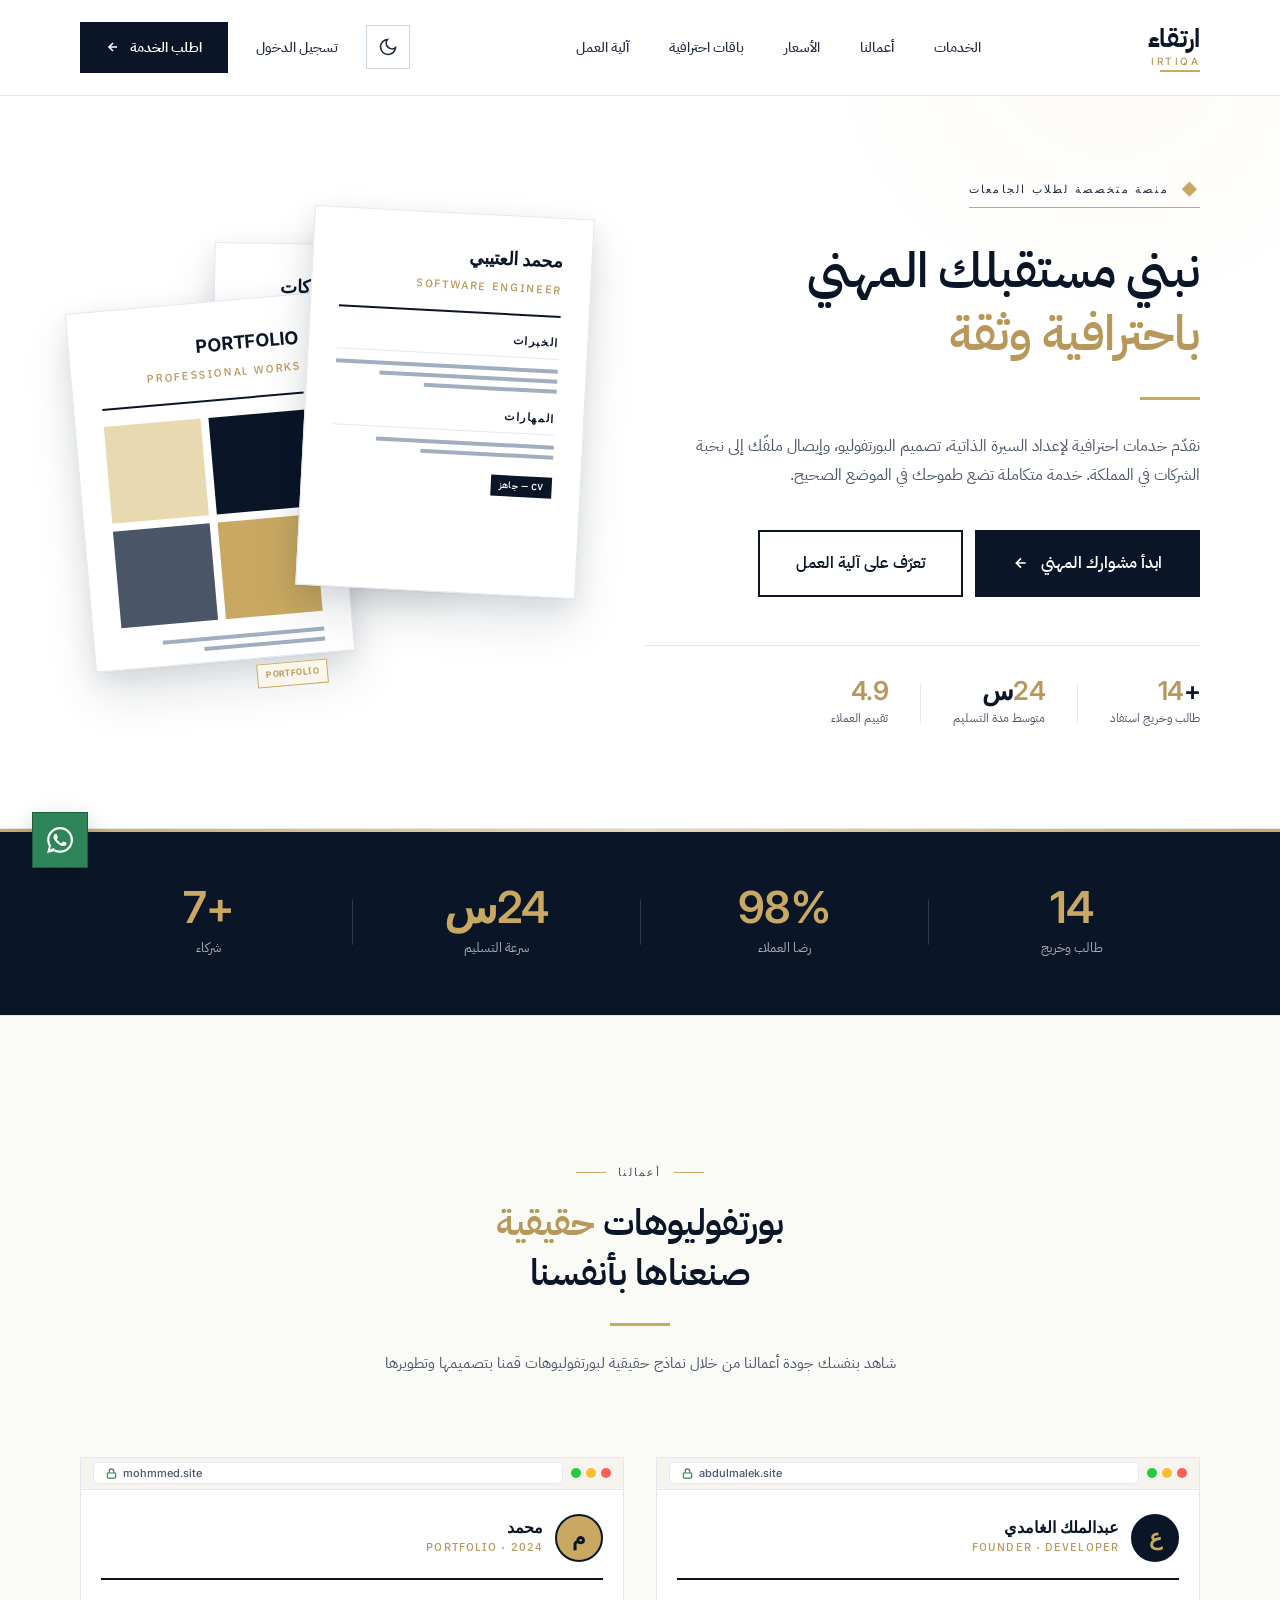
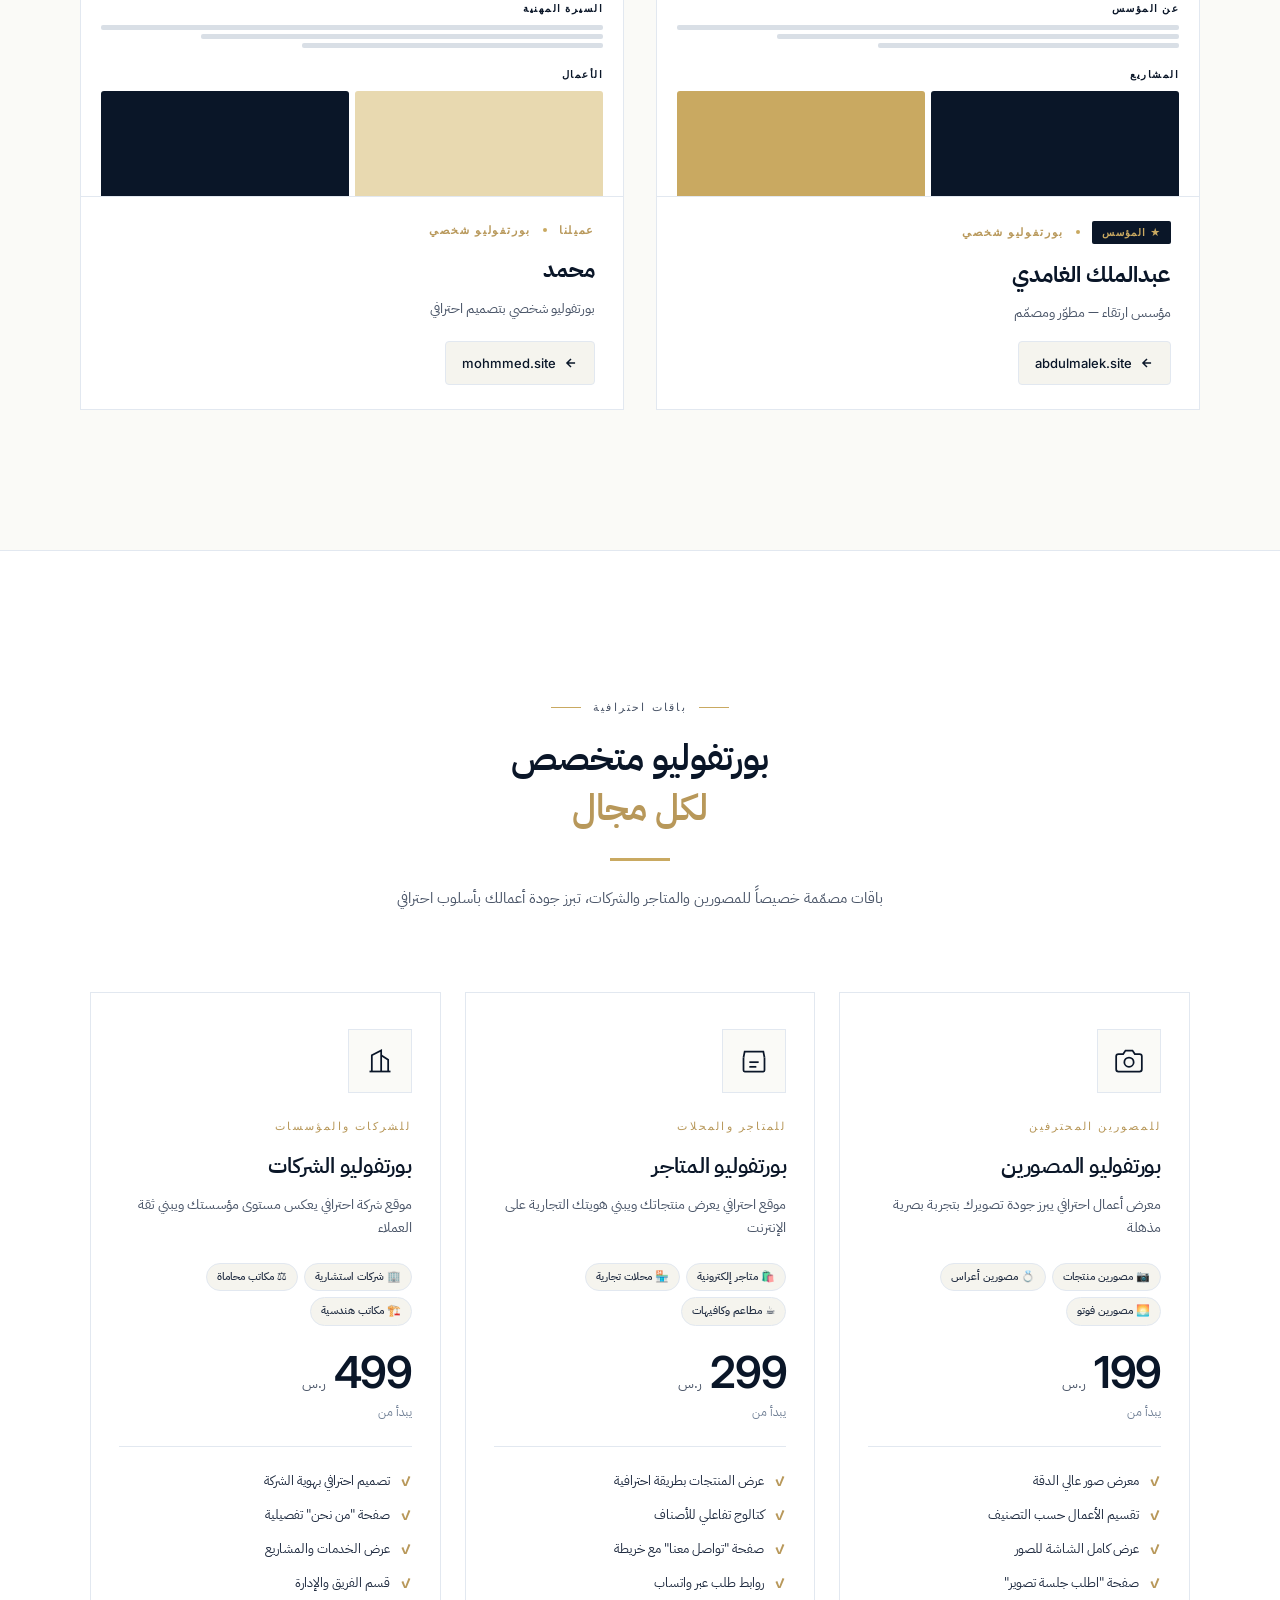
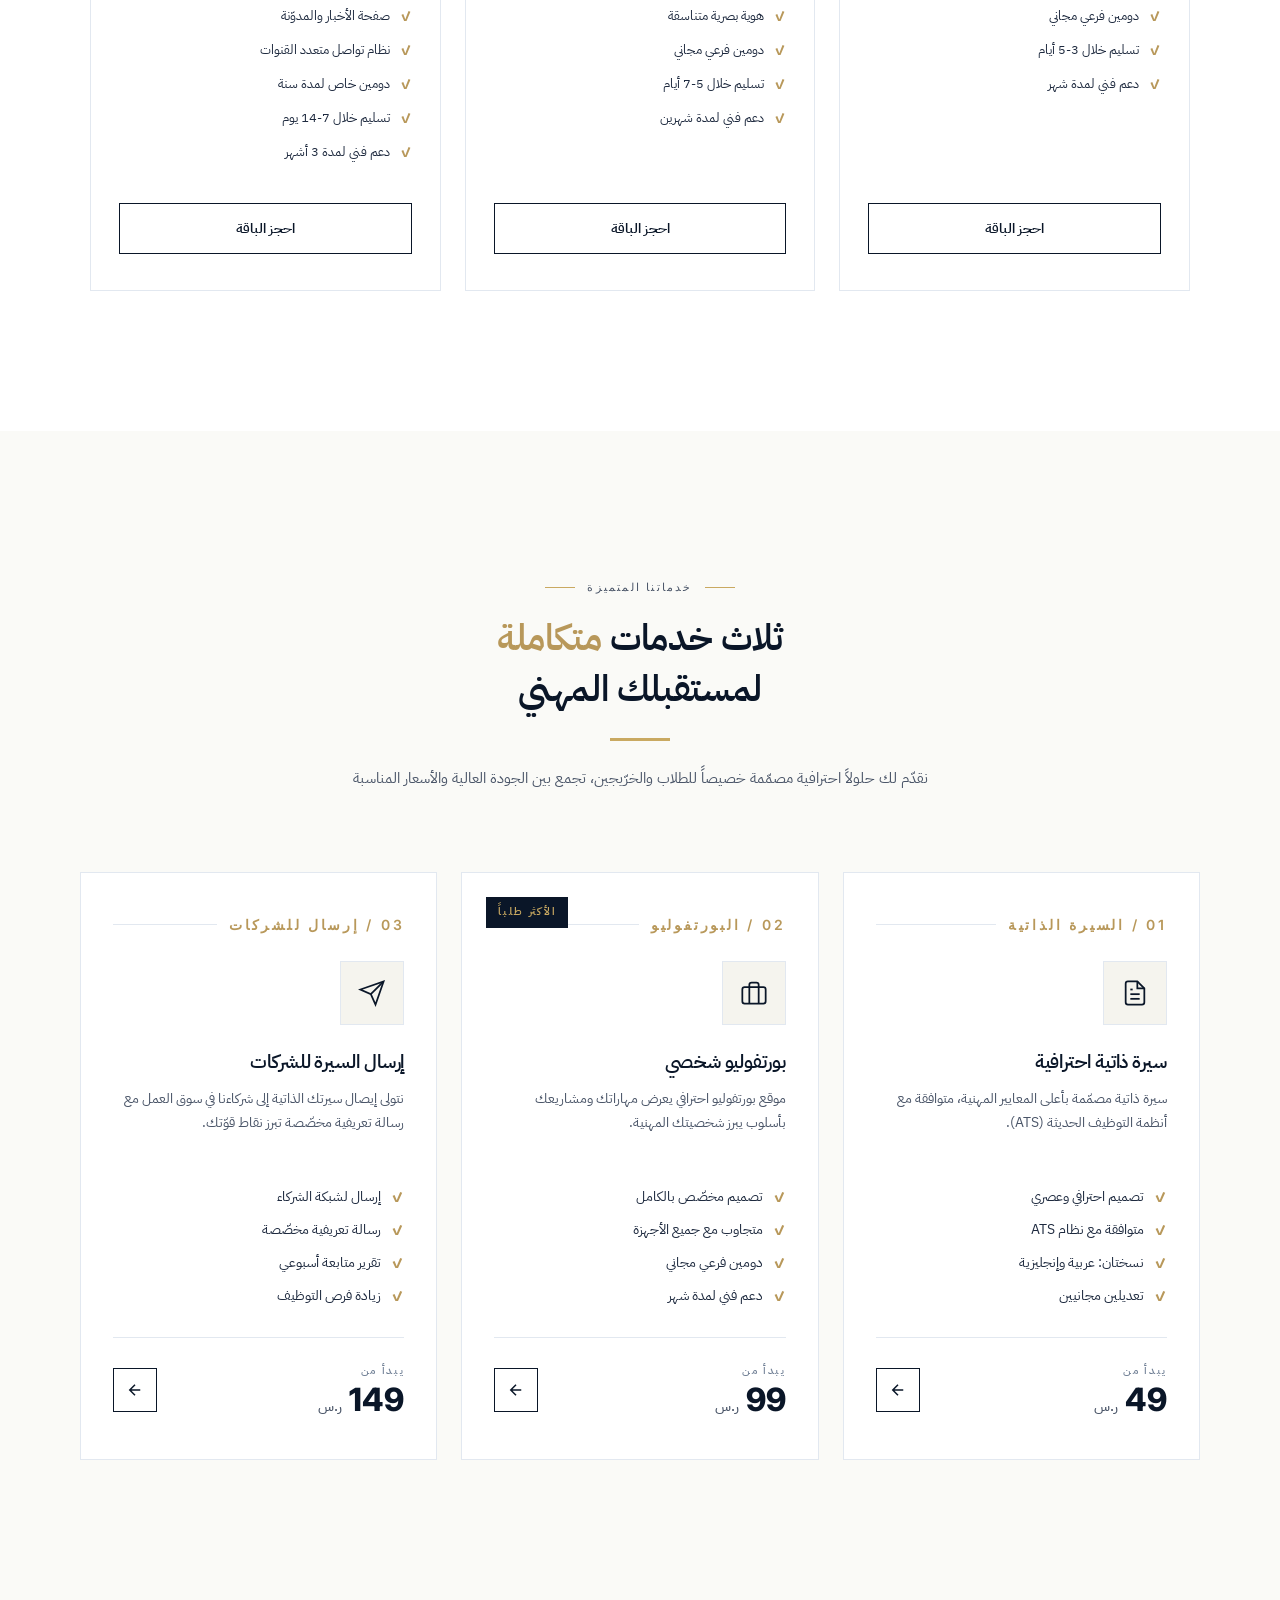
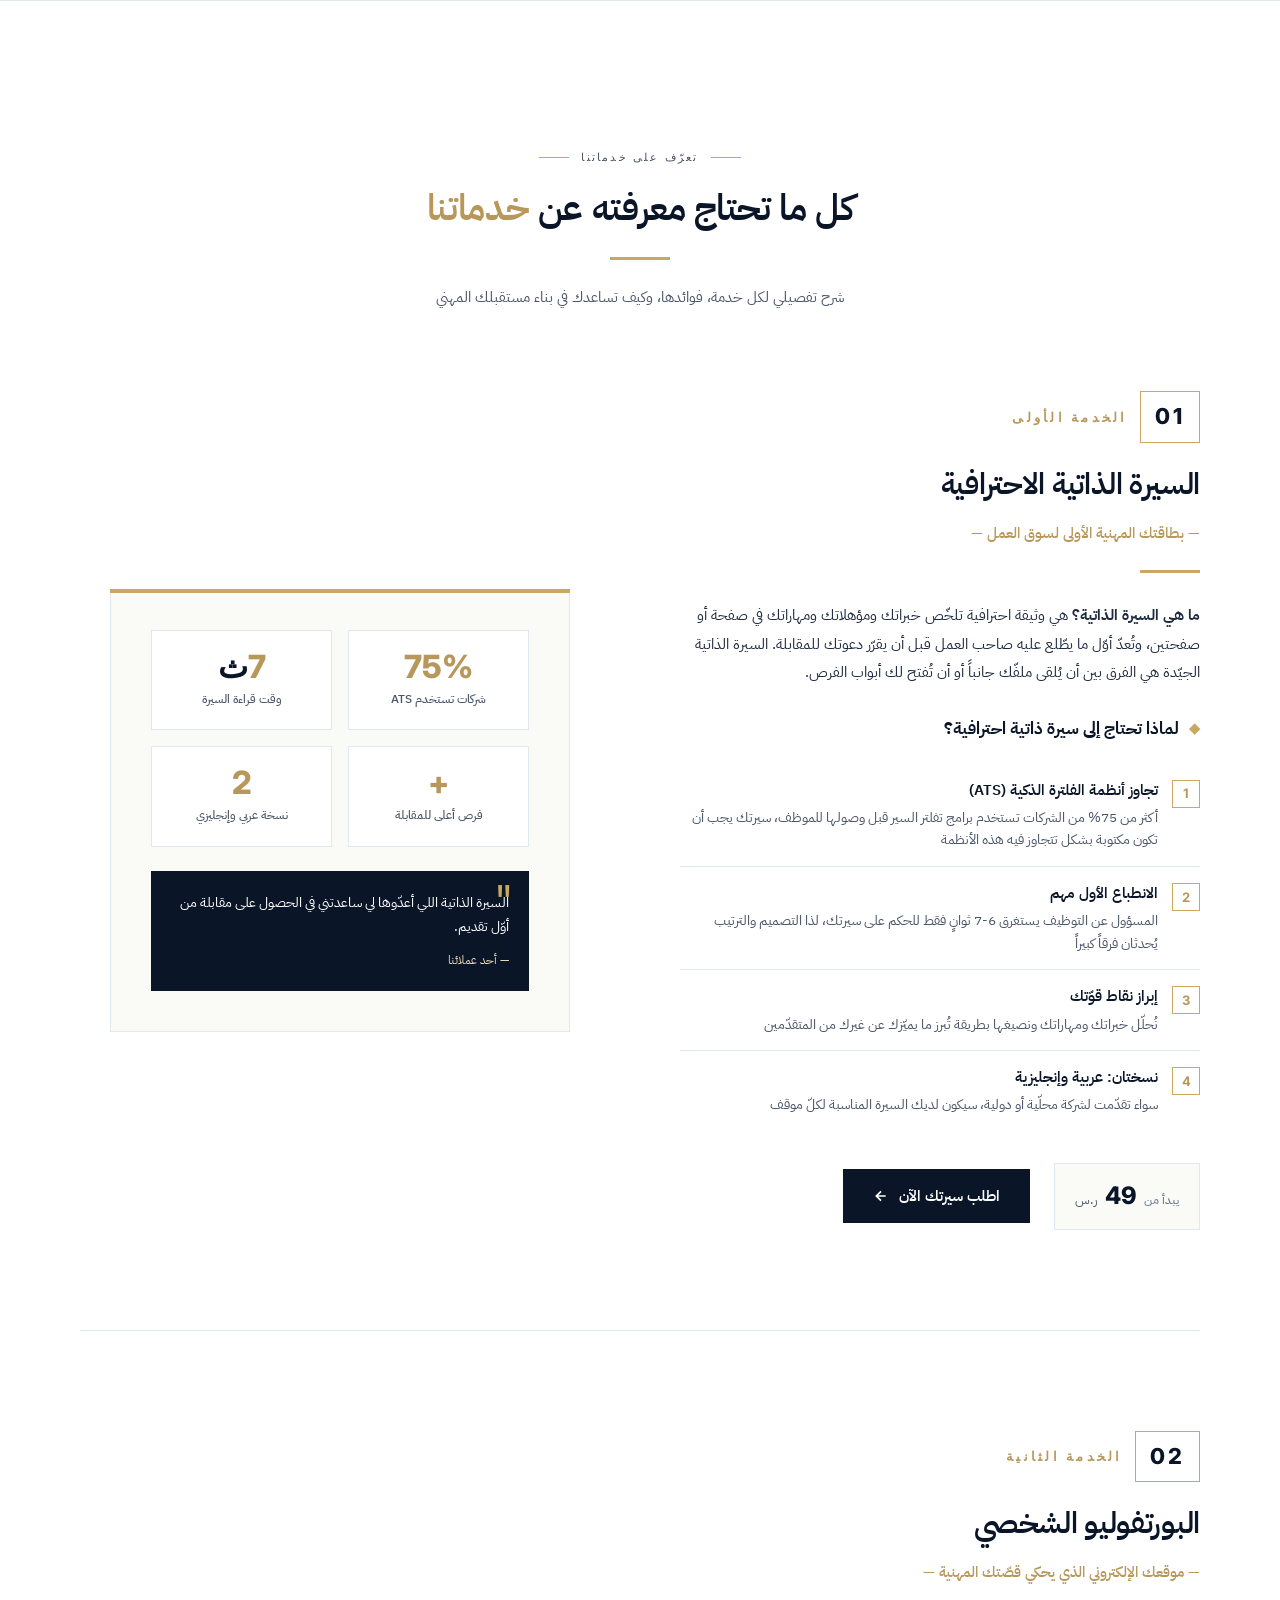
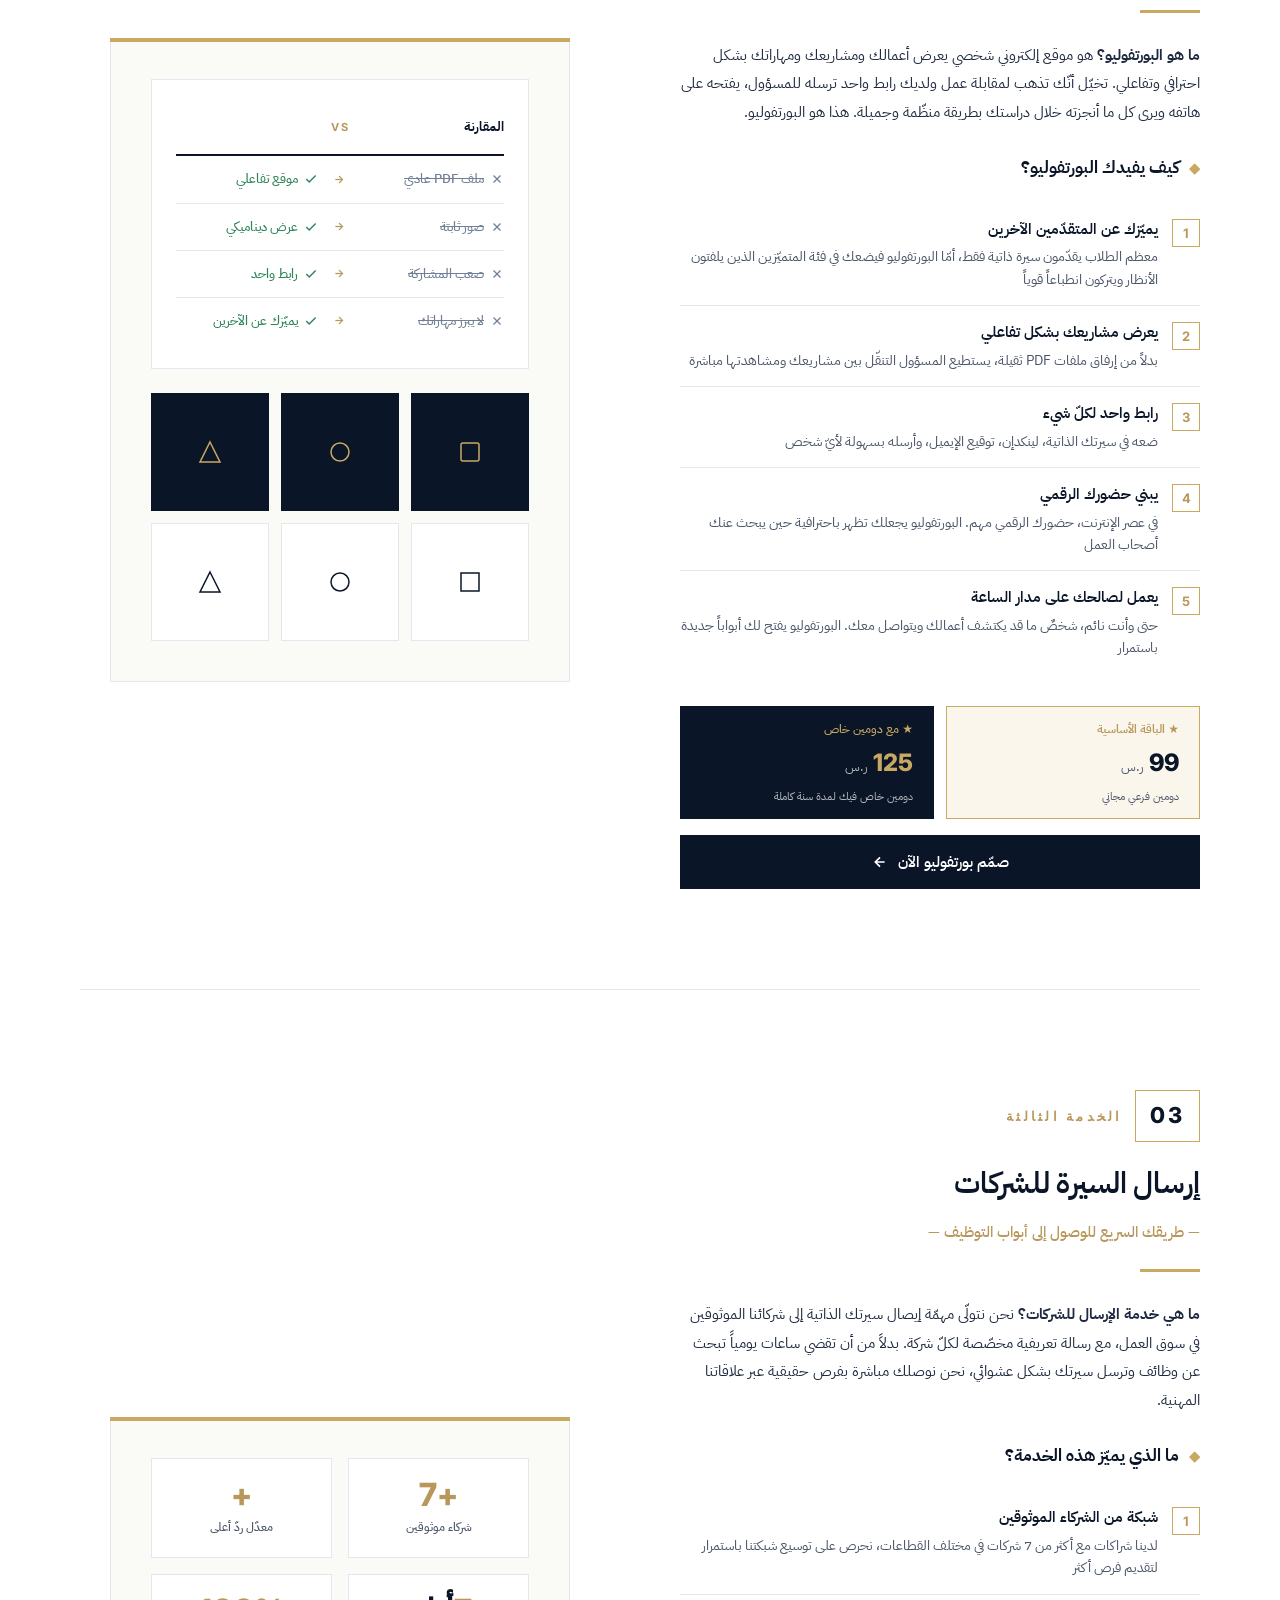
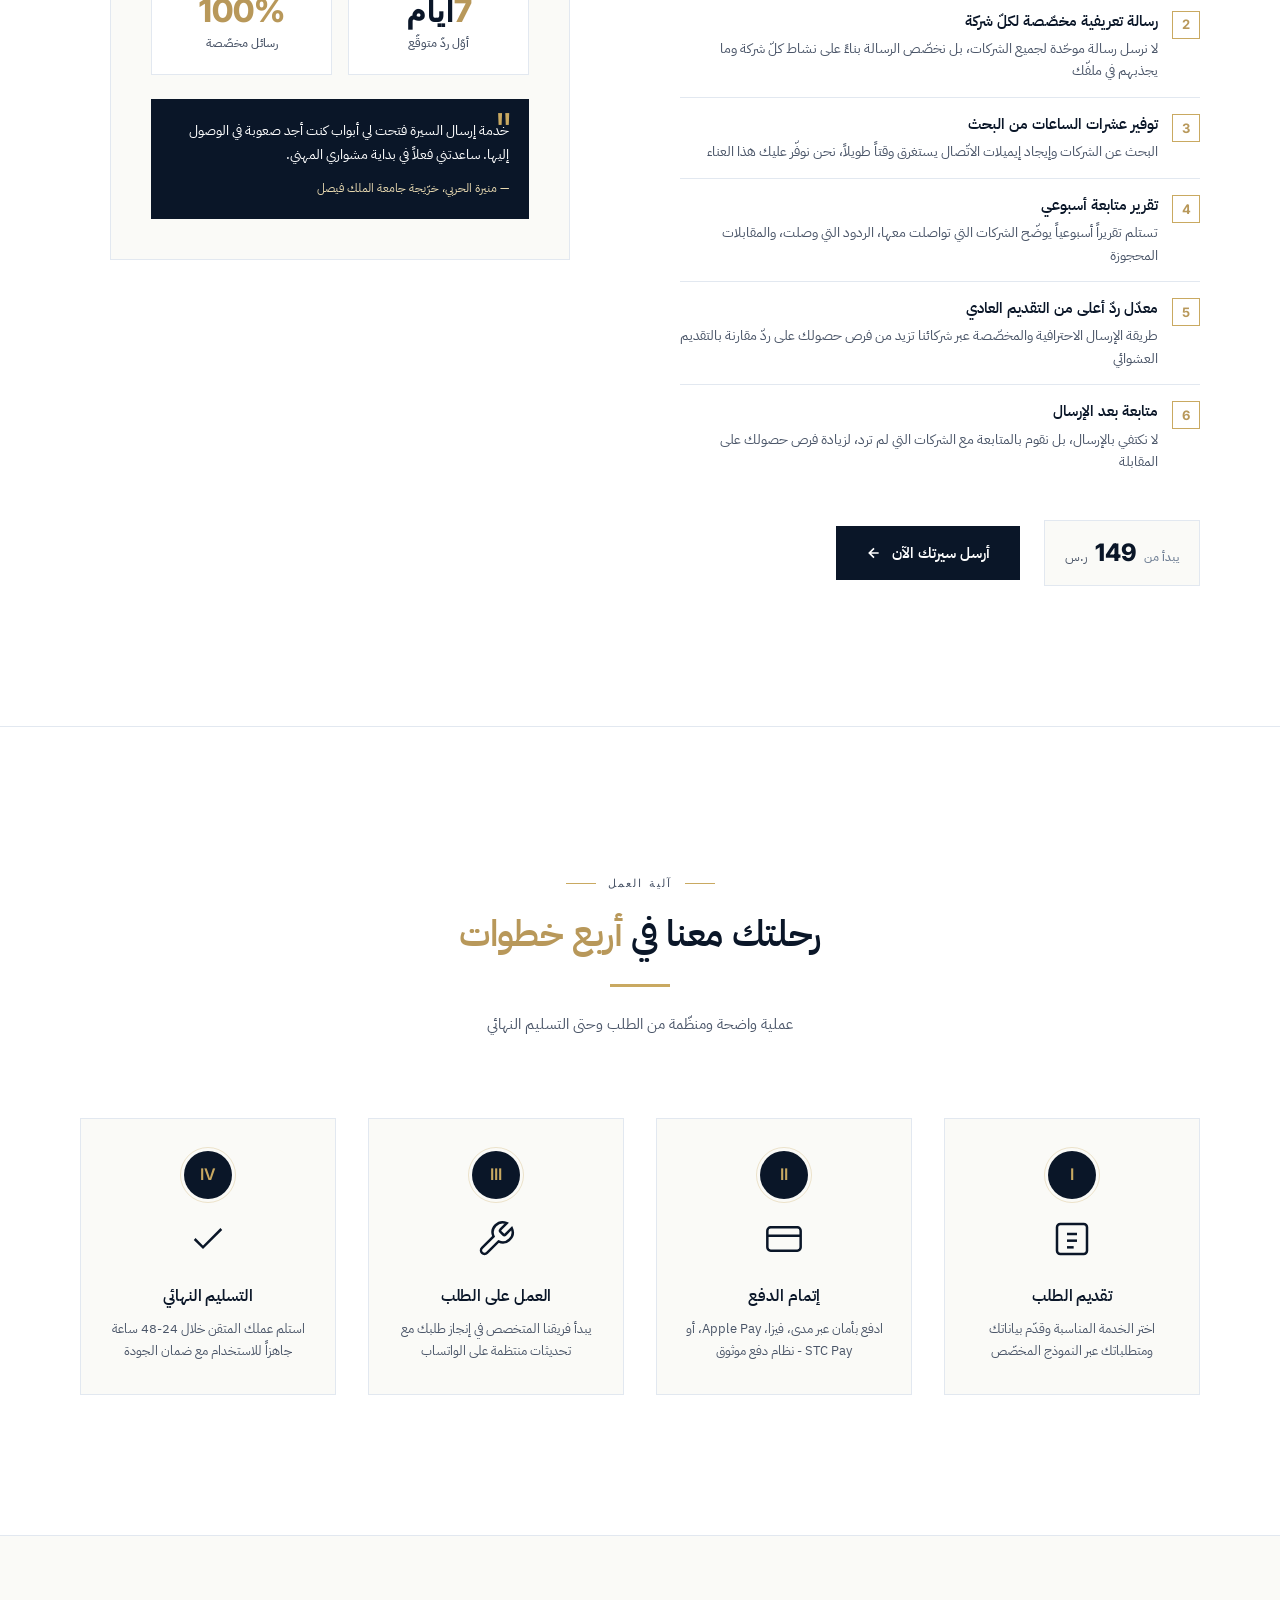
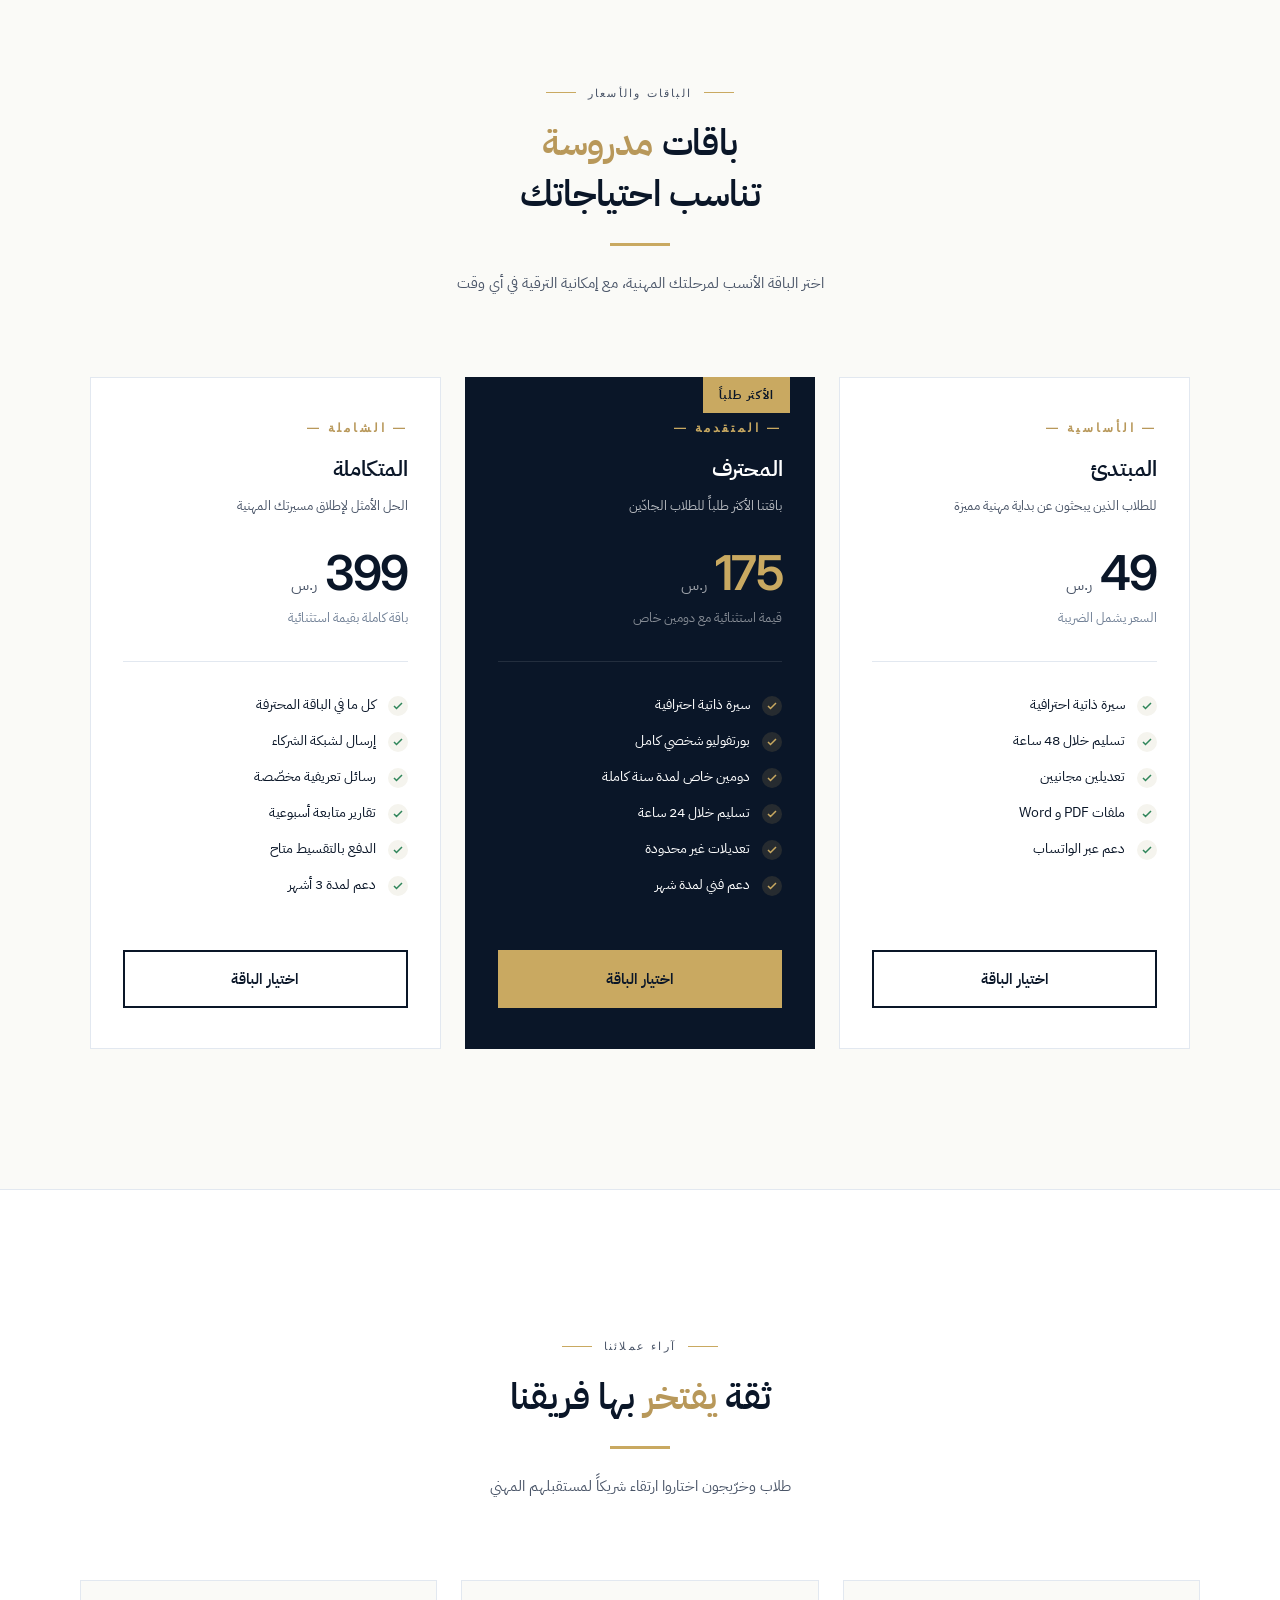
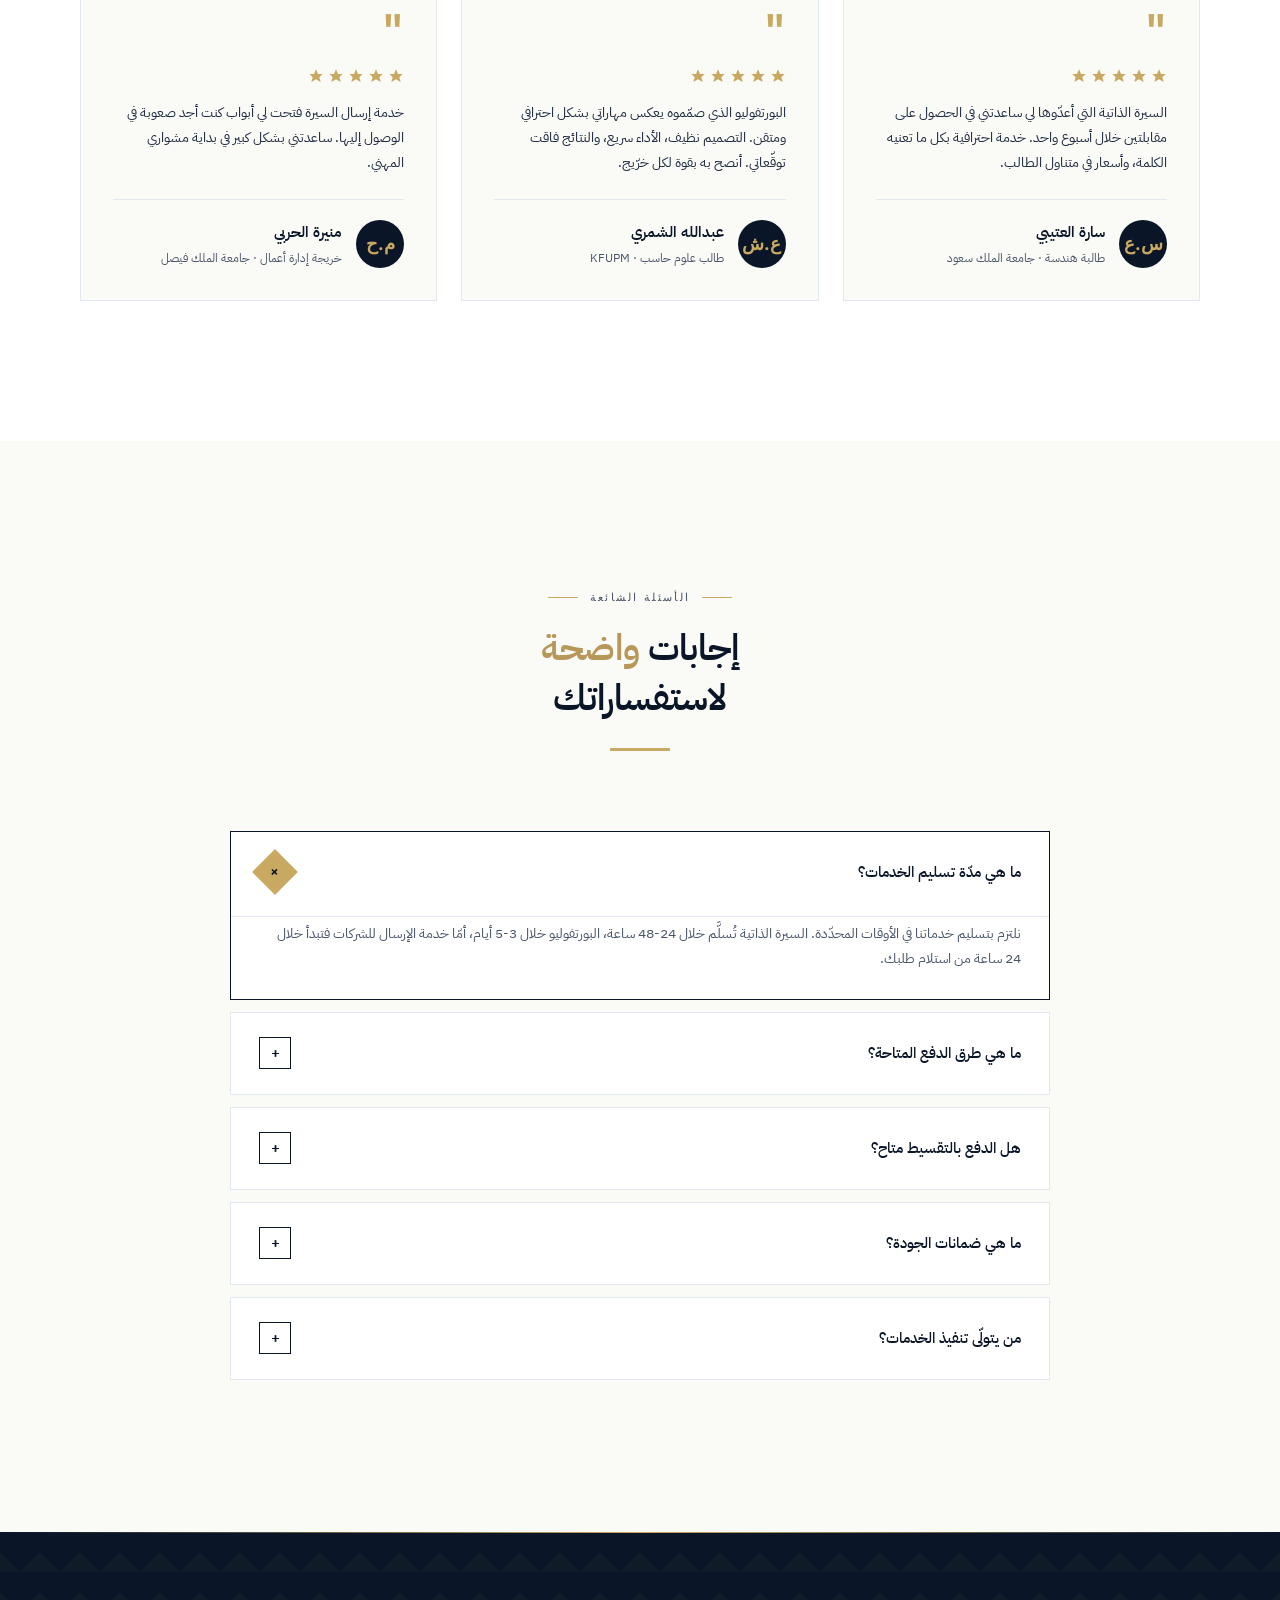
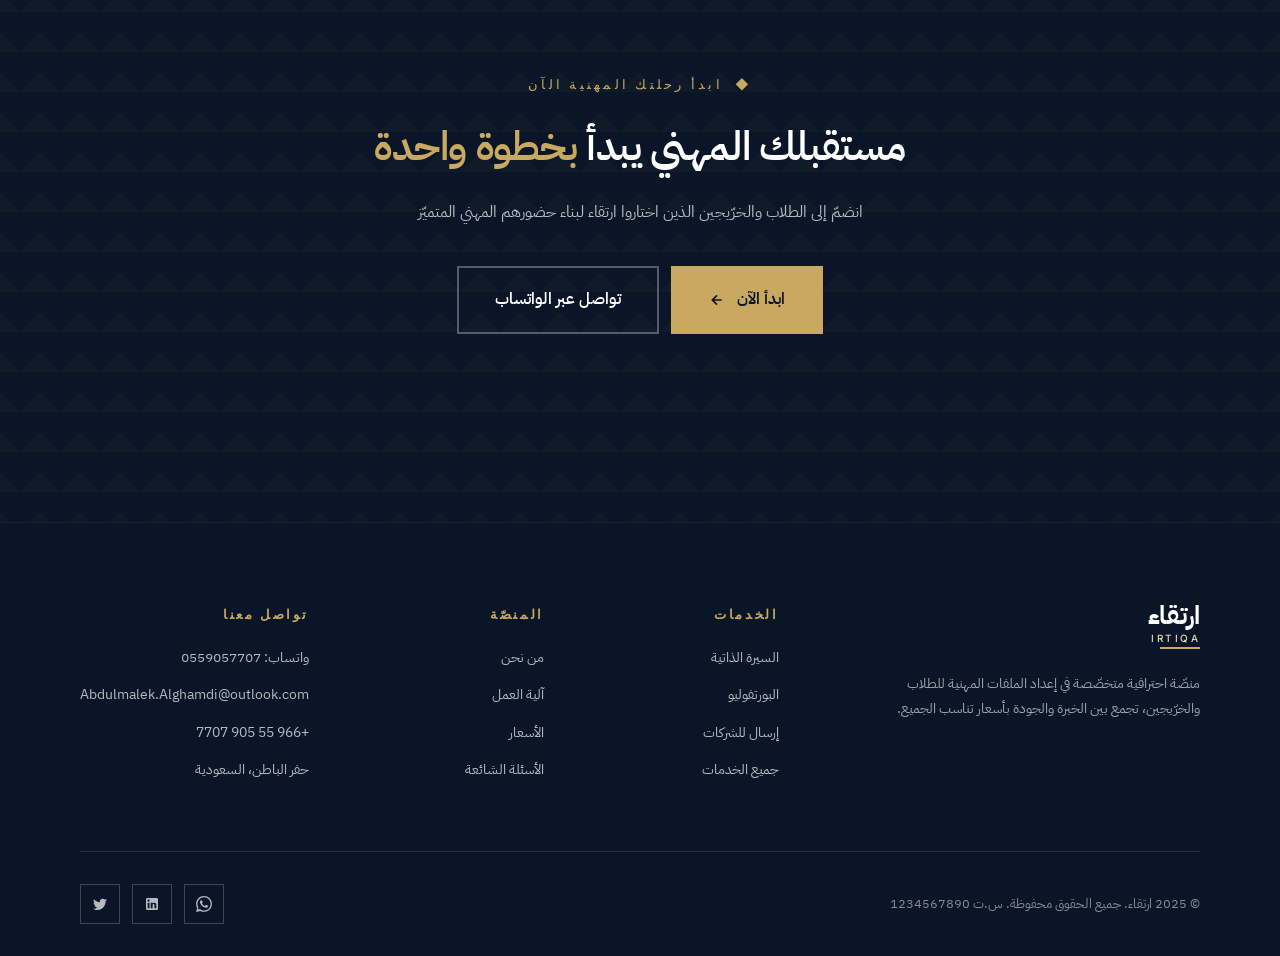
<file: index.html>
<!DOCTYPE html>
<html lang="ar" dir="rtl">
<head>
<meta charset="UTF-8">
<meta name="viewport" content="width=device-width, initial-scale=1.0">
<title>ارتقاء — خدمات أكاديمية ومهنية للطلاب</title>
<link href="https://fonts.googleapis.com/css2?family=IBM+Plex+Sans+Arabic:wght@300;400;500;600;700&display=swap" rel="stylesheet">
<link href="https://fonts.googleapis.com/css2?family=Inter:wght@400;500;600;700;800;900&display=swap" rel="stylesheet">
<style>
* { margin: 0; padding: 0; box-sizing: border-box; }

:root {
  /* Formal academic palette - LIGHT MODE */
  --bg: #FAFAF7;
  --bg-2: #F5F4EE;
  --bg-3: #EFEDE3;
  --paper: #FFFFFF;
  --ink: #0A1628;
  --ink-2: #1E2A3F;
  --ink-3: #4A5568;
  --ink-4: #718096;
  --ink-5: #A0AEC0;
  --border: #E2E8F0;
  --border-strong: #CBD5E0;

  /* Brand: Deep navy + Gold */
  --navy: #0A1628;
  --navy-2: #1A2942;
  --navy-3: #2C3E5C;
  --gold: #C9A961;
  --gold-2: #B8985A;
  --gold-light: #E8D9B0;
  --gold-bg: #FAF6EC;

  /* Subtle accents */
  --success: #2F855A;
  --success-bg: #F0FFF4;
  --error: #C53030;
}

[data-theme="dark"] {
  --bg: #0A0E1A;
  --bg-2: #0F1419;
  --bg-3: #161B25;
  --paper: #131820;
  --ink: #F0F2F5;
  --ink-2: #D4D8DD;
  --ink-3: #A0A8B4;
  --ink-4: #6F7785;
  --ink-5: #4A5260;
  --border: #2A2F3A;
  --border-strong: #3D4250;

  /* Brand stays the same but adjusted for dark */
  --navy: #131820;
  --navy-2: #1A1F2A;
  --navy-3: #232936;
  --gold: #D4B775;
  --gold-2: #E8C988;
  --gold-light: #F5E5BD;
  --gold-bg: #2A2418;

  --success: #4ADE80;
  --success-bg: #0F2A1B;
  --error: #F87171;
}

html { scroll-behavior: smooth; }

* {
  transition: background-color 0.3s ease, border-color 0.3s ease, color 0.2s ease;
}

body {
  background: var(--bg);
  color: var(--ink);
  font-family: 'IBM Plex Sans Arabic', system-ui, sans-serif;
  -webkit-font-smoothing: antialiased;
  text-rendering: optimizeLegibility;
  line-height: 1.7;
  font-weight: 400;
  font-size: 15px;
}

::selection { background: var(--navy); color: white; }

::-webkit-scrollbar { width: 10px; }
::-webkit-scrollbar-track { background: var(--bg-2); }
::-webkit-scrollbar-thumb {
  background: var(--ink-4);
  border-radius: 0;
  border: 2px solid var(--bg-2);
}

.container { max-width: 1200px; margin: 0 auto; padding: 0 24px; }
@media (min-width: 768px) { .container { padding: 0 40px; } }

/* ============== TOP BAR ============== */
.topbar {
  background: var(--navy);
  color: var(--gold-light);
  font-size: 13px;
  font-weight: 400;
  padding: 8px 0;
}
.topbar-inner {
  display: flex;
  align-items: center;
  justify-content: space-between;
  gap: 16px;
  flex-wrap: wrap;
}
.topbar-left, .topbar-right {
  display: flex;
  align-items: center;
  gap: 20px;
}
.topbar a { color: var(--gold-light); text-decoration: none; transition: color 0.2s; }
.topbar a:hover { color: var(--gold); }
.topbar-divider { color: var(--ink-4); }
.topbar .accredited {
  display: inline-flex;
  align-items: center;
  gap: 6px;
  color: var(--gold);
}

/* ============== NAVBAR ============== */
.nav {
  background: var(--paper);
  border-bottom: 1px solid var(--border);
  position: sticky;
  top: 0;
  z-index: 100;
  height: 96px;
}
.nav.scrolled {
  box-shadow: 0 1px 3px rgba(0,0,0,0.05);
}
.nav-inner {
  height: 100%;
  display: flex;
  align-items: center;
  justify-content: space-between;
  gap: 24px;
}

.logo {
  display: flex;
  align-items: center;
  gap: 16px;
  font-family: 'Inter', sans-serif;
  font-weight: 800;
  font-size: 26px;
  color: var(--navy);
  text-decoration: none;
  letter-spacing: -0.02em;
  position: relative;
  padding-bottom: 4px;
}

.logo-text {
  display: flex;
  flex-direction: column;
  line-height: 1;
  position: relative;
}
.logo-text::after {
  content: '';
  position: absolute;
  bottom: -6px;
  right: 0;
  width: 40px;
  height: 2px;
  background: var(--gold);
  transition: width 0.4s ease;
}
.logo:hover .logo-text::after {
  width: 100%;
}

.logo-text-ar {
  font-family: 'IBM Plex Sans Arabic', sans-serif;
  font-weight: 700;
  font-size: 26px;
  color: var(--navy);
  letter-spacing: -0.01em;
}
.logo-text-en {
  font-family: 'Inter', sans-serif;
  font-weight: 500;
  font-size: 10px;
  color: var(--gold-2);
  letter-spacing: 0.25em;
  text-transform: uppercase;
  margin-top: 4px;
}

.nav-links {
  display: none;
  align-items: center;
  gap: 4px;
}
@media (min-width: 1024px) { .nav-links { display: flex; } }

.nav-link {
  padding: 10px 18px;
  font-size: 14px;
  font-weight: 500;
  color: var(--ink-2);
  text-decoration: none;
  position: relative;
  transition: color 0.2s;
}
.nav-link:hover { color: var(--ink); }
.nav-link::after {
  content: '';
  position: absolute;
  bottom: 4px;
  left: 18px;
  right: 18px;
  height: 2px;
  background: var(--gold);
  transform: scaleX(0);
  transition: transform 0.3s;
  transform-origin: right;
}
.nav-link:hover::after { transform: scaleX(1); }

[data-theme="dark"] .logo { color: var(--ink); }
[data-theme="dark"] .logo-text-ar { color: var(--ink); }
[data-theme="dark"] .logo-mark { background: var(--gold); }
[data-theme="dark"] .logo-mark::after { border-color: var(--navy); }
[data-theme="dark"] .logo-mark-text { color: var(--navy); }

.nav-cta {
  display: flex;
  align-items: center;
  gap: 16px;
}

.btn-login {
  display: none;
  font-weight: 500;
  font-size: 14px;
  color: var(--ink-2);
  text-decoration: none;
  padding: 8px 12px;
  transition: color 0.2s;
}
@media (min-width: 768px) { .btn-login { display: inline-block; } }
.btn-login:hover { color: var(--navy); }

/* Dark Mode Toggle */
.theme-toggle {
  width: 44px;
  height: 44px;
  background: transparent;
  border: 1px solid var(--border-strong);
  display: grid;
  place-items: center;
  cursor: pointer;
  transition: all 0.3s;
  color: var(--ink-2);
  position: relative;
  overflow: hidden;
}
.theme-toggle:hover {
  background: var(--bg-2);
  border-color: var(--gold);
  color: var(--gold-2);
}
.theme-toggle svg {
  width: 20px;
  height: 20px;
  transition: transform 0.5s cubic-bezier(0.16, 1, 0.3, 1);
}
.theme-toggle:hover svg {
  transform: rotate(180deg);
}
.theme-toggle .sun-icon { display: none; }
.theme-toggle .moon-icon { display: block; }
[data-theme="dark"] .theme-toggle .sun-icon { display: block; }
[data-theme="dark"] .theme-toggle .moon-icon { display: none; }

[data-theme="dark"] .theme-toggle {
  border-color: var(--gold);
  color: var(--gold);
}

.btn-primary {
  display: inline-flex;
  align-items: center;
  gap: 10px;
  background: var(--navy);
  color: white;
  padding: 12px 24px;
  font-family: 'IBM Plex Sans Arabic', sans-serif;
  font-weight: 600;
  font-size: 14px;
  text-decoration: none;
  border: 2px solid var(--navy);
  border-radius: 0;
  transition: all 0.3s;
  position: relative;
  overflow: hidden;
}
.btn-primary::before {
  content: '';
  position: absolute;
  inset: 0;
  background: var(--gold);
  transform: translateX(-100%);
  transition: transform 0.4s;
  z-index: 0;
}
.btn-primary:hover::before { transform: translateX(0); }
.btn-primary span, .btn-primary svg { position: relative; z-index: 1; }
.btn-primary:hover { color: var(--navy); }
.btn-primary svg { transition: transform 0.3s; }
.btn-primary:hover svg { transform: translateX(-3px); }

/* ============== HERO ============== */
.hero {
  position: relative;
  padding: 80px 0 100px;
  background: var(--paper);
  border-bottom: 1px solid var(--border);
  overflow: hidden;
}

.hero-decoration {
  position: absolute;
  inset: 0;
  pointer-events: none;
  opacity: 0.4;
}
.hero-decoration::before {
  content: '';
  position: absolute;
  top: -50%;
  right: -10%;
  width: 600px;
  height: 600px;
  background: radial-gradient(circle, var(--gold-bg) 0%, transparent 70%);
}

.hero-grid {
  display: grid;
  grid-template-columns: 1fr;
  gap: 60px;
  align-items: center;
  position: relative;
  z-index: 1;
}
@media (min-width: 1024px) {
  .hero-grid { grid-template-columns: 1.1fr 1fr; }
}

.hero-eyebrow {
  display: inline-flex;
  align-items: center;
  gap: 12px;
  margin-bottom: 32px;
  padding-bottom: 4px;
  border-bottom: 1px solid var(--gold);
  font-family: 'Inter', sans-serif;
  font-size: 11px;
  font-weight: 500;
  color: var(--ink-2);
  text-transform: uppercase;
  letter-spacing: 0.2em;
}
.hero-eyebrow .symbol { color: var(--gold); font-size: 16px; }

.hero-h1 {
  font-family: 'IBM Plex Sans Arabic', sans-serif;
  font-weight: 600;
  font-size: clamp(32px, 4.5vw, 48px);
  line-height: 1.3;
  letter-spacing: -0.01em;
  color: var(--navy);
  margin-bottom: 24px;
}
.hero-h1 .accent {
  color: var(--gold-2);
  font-family: 'IBM Plex Sans Arabic', sans-serif;
  font-style: normal;
  font-weight: 600;
  letter-spacing: -0.01em;
}

.hero-divider {
  width: 60px;
  height: 3px;
  background: var(--gold);
  margin: 32px 0;
}

.hero-sub {
  font-size: 16px;
  line-height: 1.8;
  color: var(--ink-3);
  margin-bottom: 40px;
  max-width: 540px;
  font-weight: 400;
}

.hero-ctas {
  display: flex;
  flex-direction: column;
  gap: 12px;
  margin-bottom: 48px;
}
@media (min-width: 640px) { .hero-ctas { flex-direction: row; } }

.btn-cta-primary {
  display: inline-flex;
  align-items: center;
  justify-content: center;
  gap: 12px;
  background: var(--navy);
  color: white;
  padding: 18px 36px;
  font-family: 'IBM Plex Sans Arabic', sans-serif;
  font-weight: 600;
  font-size: 16px;
  text-decoration: none;
  border: 2px solid var(--navy);
  transition: all 0.3s;
  position: relative;
  overflow: hidden;
}
.btn-cta-primary::before {
  content: '';
  position: absolute;
  inset: 0;
  background: var(--gold);
  transform: translateX(-100%);
  transition: transform 0.4s;
}
.btn-cta-primary:hover::before { transform: translateX(0); }
.btn-cta-primary span { position: relative; z-index: 1; }
.btn-cta-primary svg { position: relative; z-index: 1; transition: transform 0.3s; }
.btn-cta-primary:hover { color: var(--navy); border-color: var(--gold); }
.btn-cta-primary:hover svg { transform: translateX(-4px); }

.btn-cta-secondary {
  display: inline-flex;
  align-items: center;
  justify-content: center;
  gap: 8px;
  background: transparent;
  color: var(--navy);
  padding: 18px 36px;
  font-family: 'IBM Plex Sans Arabic', sans-serif;
  font-weight: 600;
  font-size: 16px;
  text-decoration: none;
  border: 2px solid var(--navy);
  transition: all 0.3s;
}
.btn-cta-secondary:hover {
  background: var(--navy);
  color: white;
}

.hero-trust {
  display: flex;
  flex-wrap: wrap;
  align-items: center;
  gap: 32px;
  padding-top: 32px;
  border-top: 1px solid var(--border);
}

.trust-stat {
  display: flex;
  flex-direction: column;
  gap: 4px;
}
.trust-stat-num {
  font-family: 'Inter', sans-serif;
  font-weight: 600;
  font-size: 26px;
  color: var(--navy);
  line-height: 1;
  letter-spacing: -0.02em;
}
.trust-stat-num .gold { color: var(--gold-2); }
.trust-stat-label {
  font-size: 12px;
  color: var(--ink-3);
  font-weight: 400;
}

.trust-divider {
  width: 1px;
  height: 40px;
  background: var(--border);
}

/* Hero document showcase */
.hero-showcase {
  position: relative;
  display: flex;
  justify-content: center;
  align-items: center;
  min-height: 480px;
}

.doc {
  background: var(--paper);
  border: 1px solid var(--border);
  box-shadow:
    0 1px 2px rgba(10, 22, 40, 0.04),
    0 8px 24px rgba(10, 22, 40, 0.08),
    0 24px 48px rgba(10, 22, 40, 0.12);
  position: absolute;
  padding: 28px;
  transition: transform 0.4s ease;
}
.doc:hover { transform: translateY(-4px) !important; }

.doc-1 {
  top: 0;
  right: 0;
  width: 280px;
  height: 380px;
  z-index: 3;
  transform: rotate(3deg);
}
.doc-2 {
  bottom: 30px;
  left: 0;
  width: 260px;
  height: 360px;
  z-index: 2;
  transform: rotate(-5deg);
}
.doc-3 {
  top: 40%;
  left: 50%;
  transform: translate(-50%, -50%) rotate(1deg);
  width: 240px;
  height: 320px;
  z-index: 1;
}

.doc-header {
  padding-bottom: 16px;
  margin-bottom: 16px;
  border-bottom: 2px solid var(--navy);
}

.doc-name {
  font-family: 'Inter', sans-serif;
  font-weight: 700;
  font-size: 18px;
  color: var(--navy);
  margin-bottom: 4px;
}

.doc-title {
  font-size: 11px;
  color: var(--gold-2);
  font-weight: 500;
  text-transform: uppercase;
  letter-spacing: 0.15em;
}

.doc-section-title {
  font-family: 'Inter', sans-serif;
  font-size: 11px;
  font-weight: 700;
  color: var(--navy);
  text-transform: uppercase;
  letter-spacing: 0.15em;
  margin-bottom: 10px;
  padding-bottom: 6px;
  border-bottom: 1px solid var(--border);
}

.doc-line {
  height: 4px;
  background: var(--ink-5);
  margin-bottom: 6px;
  border-radius: 0;
}
.doc-line.short { width: 60%; }
.doc-line.mid { width: 80%; }

.doc-tag {
  display: inline-block;
  font-size: 9px;
  font-weight: 600;
  padding: 3px 8px;
  background: var(--navy);
  color: white;
  margin-top: 12px;
  letter-spacing: 0.05em;
}
.doc-tag.gold {
  background: var(--gold-bg);
  color: var(--gold-2);
  border: 1px solid var(--gold);
}

.doc-stamp {
  position: absolute;
  bottom: 20px;
  left: 20px;
  width: 60px;
  height: 60px;
  border: 2px solid var(--gold);
  border-radius: 50%;
  display: grid;
  place-items: center;
  color: var(--gold-2);
  font-family: 'Inter', sans-serif;
  font-size: 9px;
  font-weight: 700;
  text-align: center;
  line-height: 1.2;
  transform: rotate(-15deg);
  opacity: 0.6;
}

/* ============== SECTION HEADERS ============== */
.section-header {
  text-align: center;
  margin-bottom: 80px;
  max-width: 720px;
  margin-left: auto;
  margin-right: auto;
}

.section-eyebrow {
  display: inline-flex;
  align-items: center;
  gap: 12px;
  margin-bottom: 16px;
  font-family: 'Inter', sans-serif;
  font-size: 11px;
  font-weight: 500;
  color: var(--ink-3);
  text-transform: uppercase;
  letter-spacing: 0.2em;
}
.section-eyebrow .line {
  width: 30px;
  height: 1px;
  background: var(--gold);
}

.section-h2 {
  font-family: 'IBM Plex Sans Arabic', sans-serif;
  font-weight: 600;
  font-size: clamp(26px, 3.5vw, 36px);
  line-height: 1.4;
  letter-spacing: -0.01em;
  color: var(--navy);
  margin-bottom: 16px;
}
.section-h2 .accent {
  color: var(--gold-2);
  font-family: 'IBM Plex Sans Arabic', sans-serif;
  font-style: normal;
  font-weight: 600;
}

.section-h2-divider {
  width: 60px;
  height: 3px;
  background: var(--gold);
  margin: 24px auto;
}

.section-sub {
  font-size: 15px;
  color: var(--ink-3);
  line-height: 1.8;
  font-weight: 400;
}

/* ============== STATS BAR ============== */
.stats-bar {
  background: var(--navy);
  color: white;
  padding: 56px 0;
  position: relative;
  overflow: hidden;
}
.stats-bar::before {
  content: '';
  position: absolute;
  top: 0;
  left: 0;
  right: 0;
  height: 3px;
  background: linear-gradient(90deg, var(--gold) 0%, var(--gold-light) 50%, var(--gold) 100%);
}

.stats-grid {
  display: grid;
  grid-template-columns: repeat(2, 1fr);
  gap: 32px;
}
@media (min-width: 768px) { .stats-grid { grid-template-columns: repeat(4, 1fr); } }

.stat-item {
  text-align: center;
  position: relative;
}
.stat-item:not(:last-child)::after {
  content: '';
  display: none;
  position: absolute;
  left: -16px;
  top: 50%;
  transform: translateY(-50%);
  width: 1px;
  height: 60%;
  background: rgba(255,255,255,0.15);
}
@media (min-width: 768px) {
  .stat-item:not(:last-child)::after { display: block; }
}

.stat-num {
  font-family: 'Inter', sans-serif;
  font-weight: 600;
  font-size: 44px;
  line-height: 1;
  color: var(--gold);
  margin-bottom: 8px;
  letter-spacing: -0.02em;
}

.stat-label {
  font-size: 13px;
  color: rgba(255,255,255,0.65);
  font-weight: 400;
}

/* ============== SERVICES ============== */
.services {
  padding: 140px 0;
  background: var(--bg);
}

.services-grid {
  display: grid;
  grid-template-columns: 1fr;
  gap: 24px;
}
@media (min-width: 768px) { .services-grid { grid-template-columns: repeat(3, 1fr); } }

.service-card {
  background: var(--paper);
  border: 1px solid var(--border);
  padding: 40px 32px;
  position: relative;
  transition: all 0.4s cubic-bezier(0.4, 0, 0.2, 1);
  cursor: pointer;
  overflow: hidden;
}

.service-card::before {
  content: '';
  position: absolute;
  top: 0;
  left: 0;
  right: 0;
  height: 3px;
  background: var(--gold);
  transform: scaleX(0);
  transform-origin: right;
  transition: transform 0.4s;
}

.service-card:hover {
  border-color: var(--navy);
  transform: translateY(-6px);
  box-shadow: 0 20px 40px rgba(10, 22, 40, 0.1);
}

.service-card:hover::before {
  transform: scaleX(1);
  transform-origin: left;
}

.service-number {
  font-family: 'Inter', sans-serif;
  font-size: 14px;
  font-weight: 600;
  color: var(--gold-2);
  letter-spacing: 0.2em;
  margin-bottom: 24px;
  display: flex;
  align-items: center;
  gap: 12px;
}
.service-number::after {
  content: '';
  flex: 1;
  height: 1px;
  background: var(--border);
}

.service-icon-wrap {
  width: 64px;
  height: 64px;
  background: var(--bg-2);
  border: 1px solid var(--border);
  display: grid;
  place-items: center;
  margin-bottom: 24px;
  transition: all 0.3s;
}
.service-card:hover .service-icon-wrap {
  background: var(--navy);
  border-color: var(--navy);
  color: white;
}

.service-icon-wrap svg {
  width: 28px;
  height: 28px;
  color: var(--navy);
  transition: color 0.3s;
}
.service-card:hover .service-icon-wrap svg {
  color: var(--gold);
}

.service-title {
  font-family: 'IBM Plex Sans Arabic', sans-serif;
  font-weight: 600;
  font-size: 19px;
  color: var(--navy);
  margin-bottom: 12px;
  letter-spacing: -0.005em;
  line-height: 1.4;
}

.service-desc {
  color: var(--ink-3);
  font-size: 14px;
  line-height: 1.7;
  margin-bottom: 28px;
  min-height: 70px;
  font-weight: 400;
}

.service-features {
  list-style: none;
  margin-bottom: 28px;
}
.service-features li {
  display: flex;
  align-items: flex-start;
  gap: 10px;
  font-size: 14px;
  color: var(--ink-2);
  margin-bottom: 8px;
}
.service-features li::before {
  content: '✓';
  color: var(--gold-2);
  font-weight: 700;
  flex-shrink: 0;
  margin-top: 1px;
}

.service-footer {
  display: flex;
  justify-content: space-between;
  align-items: center;
  padding-top: 24px;
  border-top: 1px solid var(--border);
}

.service-price {
  font-family: 'Inter', sans-serif;
}
.service-price .from {
  display: block;
  font-size: 11px;
  color: var(--ink-4);
  text-transform: uppercase;
  letter-spacing: 0.15em;
  margin-bottom: 4px;
  font-family: 'IBM Plex Sans Arabic', sans-serif;
  font-weight: 500;
}
.service-price .amount {
  font-size: 32px;
  font-weight: 800;
  color: var(--navy);
  line-height: 1;
}
.service-price .currency {
  font-size: 14px;
  color: var(--ink-3);
  margin-right: 4px;
  font-weight: 500;
  font-family: 'IBM Plex Sans Arabic', sans-serif;
}

.service-arrow {
  width: 44px;
  height: 44px;
  border: 1.5px solid var(--navy);
  display: grid;
  place-items: center;
  color: var(--navy);
  transition: all 0.3s;
}
.service-card:hover .service-arrow {
  background: var(--gold);
  border-color: var(--gold);
  color: var(--navy);
}

.featured-badge {
  position: absolute;
  top: 24px;
  left: 24px;
  background: var(--navy);
  color: var(--gold);
  padding: 6px 12px;
  font-size: 11px;
  font-weight: 600;
  letter-spacing: 0.15em;
  text-transform: uppercase;
}

/* ============== SERVICE DETAILS ============== */
.service-details {
  padding: 140px 0;
  background: var(--paper);
  border-top: 1px solid var(--border);
}

.detail-block {
  display: grid;
  grid-template-columns: 1fr;
  gap: 60px;
  align-items: center;
  margin-bottom: 100px;
  padding-bottom: 100px;
  border-bottom: 1px solid var(--border);
}
.detail-block:last-child {
  margin-bottom: 0;
  padding-bottom: 0;
  border-bottom: none;
}
@media (min-width: 1024px) {
  .detail-block {
    grid-template-columns: 1fr 1fr;
    gap: 80px;
  }
  .detail-block.reverse {
    direction: ltr;
  }
  .detail-block.reverse > * {
    direction: rtl;
  }
}

.detail-content {
  display: flex;
  flex-direction: column;
}

.detail-tag {
  display: inline-flex;
  align-items: center;
  gap: 12px;
  margin-bottom: 20px;
  font-family: 'Inter', sans-serif;
  font-size: 13px;
  font-weight: 600;
  color: var(--gold-2);
  text-transform: uppercase;
  letter-spacing: 0.25em;
  align-self: flex-start;
}
.detail-tag .num {
  font-size: 22px;
  font-weight: 800;
  color: var(--navy);
  font-family: 'Inter', sans-serif;
  border: 1px solid var(--gold);
  padding: 6px 14px;
  display: grid;
  place-items: center;
}

.detail-title {
  font-family: 'IBM Plex Sans Arabic', sans-serif;
  font-weight: 600;
  font-size: clamp(22px, 3vw, 30px);
  line-height: 1.4;
  color: var(--navy);
  margin-bottom: 16px;
  letter-spacing: -0.01em;
}

.detail-subtitle {
  font-family: 'IBM Plex Sans Arabic', sans-serif;
  font-style: normal;
  font-size: 15px;
  color: var(--gold-2);
  margin-bottom: 24px;
  font-weight: 500;
}

.detail-divider {
  width: 60px;
  height: 3px;
  background: var(--gold);
  margin-bottom: 28px;
}

.detail-paragraph {
  font-size: 15px;
  line-height: 1.9;
  color: var(--ink-2);
  margin-bottom: 28px;
  font-weight: 400;
}

.detail-benefits-title {
  font-family: 'IBM Plex Sans Arabic', sans-serif;
  font-weight: 700;
  font-size: 17px;
  color: var(--navy);
  margin-bottom: 20px;
  display: flex;
  align-items: center;
  gap: 10px;
}
.detail-benefits-title::before {
  content: '◆';
  color: var(--gold);
  font-size: 14px;
}

.detail-benefits {
  list-style: none;
  margin-bottom: 32px;
}
.detail-benefits li {
  display: flex;
  align-items: flex-start;
  gap: 14px;
  padding: 14px 0;
  border-bottom: 1px solid var(--border);
}
.detail-benefits li:last-child {
  border-bottom: none;
}

.benefit-num {
  width: 28px;
  height: 28px;
  border: 1px solid var(--gold);
  color: var(--gold-2);
  display: grid;
  place-items: center;
  font-family: 'Inter', sans-serif;
  font-weight: 700;
  font-size: 13px;
  flex-shrink: 0;
  margin-top: 2px;
}

.benefit-content {
  flex: 1;
}

.benefit-title {
  font-weight: 600;
  color: var(--navy);
  margin-bottom: 4px;
  font-size: 15px;
}

.benefit-desc {
  font-size: 14px;
  color: var(--ink-3);
  line-height: 1.6;
}

.detail-cta-row {
  display: flex;
  align-items: center;
  gap: 24px;
  flex-wrap: wrap;
}

.detail-price-tag {
  display: flex;
  align-items: baseline;
  gap: 8px;
  padding: 12px 20px;
  background: var(--bg);
  border: 1px solid var(--border);
}
.detail-price-tag .label {
  font-size: 12px;
  color: var(--ink-4);
  font-weight: 500;
}
.detail-price-tag .amount {
  font-family: 'Inter', sans-serif;
  font-weight: 800;
  font-size: 24px;
  color: var(--navy);
}
.detail-price-tag .currency {
  font-size: 13px;
  color: var(--ink-3);
}

.detail-cta-btn {
  display: inline-flex;
  align-items: center;
  gap: 10px;
  background: var(--navy);
  color: white;
  padding: 14px 28px;
  font-family: 'IBM Plex Sans Arabic', sans-serif;
  font-weight: 600;
  font-size: 15px;
  text-decoration: none;
  border: 2px solid var(--navy);
  cursor: pointer;
  transition: all 0.3s;
  position: relative;
  overflow: hidden;
  font-family: inherit;
}
.detail-cta-btn::before {
  content: '';
  position: absolute;
  inset: 0;
  background: var(--gold);
  transform: translateX(-100%);
  transition: transform 0.4s;
}
.detail-cta-btn:hover::before { transform: translateX(0); }
.detail-cta-btn:hover { color: var(--navy); border-color: var(--gold); }
.detail-cta-btn span, .detail-cta-btn svg { position: relative; z-index: 1; }

/* Detail visual */
.detail-visual {
  position: relative;
  min-height: 400px;
  display: flex;
  align-items: center;
  justify-content: center;
}

.visual-frame {
  width: 100%;
  max-width: 460px;
  background: var(--bg);
  border: 1px solid var(--border);
  padding: 40px;
  position: relative;
}

.visual-frame::before {
  content: '';
  position: absolute;
  top: -1px;
  left: -1px;
  right: -1px;
  height: 4px;
  background: var(--gold);
}

.visual-stat-grid {
  display: grid;
  grid-template-columns: 1fr 1fr;
  gap: 16px;
  margin-bottom: 24px;
}

.visual-stat {
  background: var(--paper);
  border: 1px solid var(--border);
  padding: 20px;
  text-align: center;
}

.visual-stat-num {
  font-family: 'Inter', sans-serif;
  font-weight: 800;
  font-size: 32px;
  color: var(--navy);
  line-height: 1;
  margin-bottom: 6px;
}
.visual-stat-num .gold { color: var(--gold-2); }

.visual-stat-label {
  font-size: 12px;
  color: var(--ink-3);
  font-weight: 500;
}

.visual-comparison {
  background: var(--paper);
  border: 1px solid var(--border);
  padding: 24px;
}

.comparison-row {
  display: grid;
  grid-template-columns: 1fr auto 1fr;
  gap: 16px;
  align-items: center;
  padding: 12px 0;
  border-bottom: 1px solid var(--border);
}
.comparison-row:last-child { border-bottom: none; }

.comparison-label {
  font-size: 13px;
  color: var(--ink-3);
  font-weight: 500;
}

.comparison-vs {
  font-family: 'Inter', sans-serif;
  font-weight: 700;
  color: var(--gold-2);
  font-size: 11px;
  letter-spacing: 0.1em;
}

.comparison-bad,
.comparison-good {
  display: flex;
  align-items: center;
  gap: 6px;
  font-size: 13px;
  font-weight: 500;
}

.comparison-bad {
  color: var(--ink-4);
  text-decoration: line-through;
}

.comparison-good {
  color: var(--success);
}

.visual-quote {
  margin-top: 24px;
  padding: 20px;
  background: var(--navy);
  color: white;
  position: relative;
}
.visual-quote::before {
  content: '"';
  position: absolute;
  top: 8px;
  right: 16px;
  font-family: 'Inter', sans-serif;
  font-size: 48px;
  color: var(--gold);
  line-height: 1;
}
.visual-quote-text {
  font-size: 14px;
  line-height: 1.7;
  margin-bottom: 12px;
  position: relative;
  z-index: 1;
}
.visual-quote-author {
  font-size: 12px;
  color: var(--gold-light);
}

.visual-icon-grid {
  display: grid;
  grid-template-columns: repeat(3, 1fr);
  gap: 12px;
}
.visual-icon-cell {
  aspect-ratio: 1;
  background: var(--paper);
  border: 1px solid var(--border);
  display: grid;
  place-items: center;
  color: var(--navy);
  transition: all 0.3s;
}
.visual-icon-cell.active {
  background: var(--navy);
  color: var(--gold);
  border-color: var(--navy);
}
.visual-icon-cell svg { width: 24px; height: 24px; }

/* Dark mode adjustments for various elements */
[data-theme="dark"] .hero-h1 { color: var(--ink); }
[data-theme="dark"] .hero-h1 .accent { color: var(--gold); }
[data-theme="dark"] .section-h2 { color: var(--ink); }
[data-theme="dark"] .section-h2 .accent { color: var(--gold); }
[data-theme="dark"] .service-title { color: var(--ink); }
[data-theme="dark"] .tier-name { color: var(--ink); }
[data-theme="dark"] .tier-popular { background: var(--gold-bg); }
[data-theme="dark"] .tier-popular .tier-name { color: var(--ink); }
[data-theme="dark"] .tier-price-amount { color: var(--ink); }
[data-theme="dark"] .tier-popular .tier-price-amount { color: var(--gold); }
[data-theme="dark"] .test-name { color: var(--ink); }
[data-theme="dark"] .step-title { color: var(--ink); }
[data-theme="dark"] .detail-title { color: var(--ink); }
[data-theme="dark"] .benefit-title { color: var(--ink); }
[data-theme="dark"] .modal-title { color: var(--ink); }
[data-theme="dark"] .success-title { color: var(--ink); }
[data-theme="dark"] .modal-service-name { color: var(--ink); }
[data-theme="dark"] .form-label { color: var(--ink); }
[data-theme="dark"] .form-input,
[data-theme="dark"] .form-textarea {
  background: var(--bg-2);
  color: var(--ink);
}
[data-theme="dark"] .modal { background: var(--bg-2); }
[data-theme="dark"] .modal-service-icon {
  background: var(--gold);
  color: var(--navy);
}
[data-theme="dark"] .modal-service-price { color: var(--gold); }
[data-theme="dark"] .order-number { color: var(--ink); }
[data-theme="dark"] .visual-stat-num { color: var(--ink); }
[data-theme="dark"] .detail-price-tag .amount { color: var(--ink); }
[data-theme="dark"] .step-num-circle { background: var(--gold); color: var(--navy); }
[data-theme="dark"] .step-icon-svg { color: var(--gold); }
[data-theme="dark"] .test-avatar { background: var(--gold); color: var(--navy); }
[data-theme="dark"] .stats-bar { background: var(--bg-2); }
[data-theme="dark"] .footer { background: var(--bg-2); border-top: 1px solid var(--border); }
[data-theme="dark"] .cta-section { background: var(--bg-2); }
[data-theme="dark"] .cta-h2 { color: var(--ink); }
[data-theme="dark"] .topbar { background: var(--bg-3); color: var(--gold-light); }
[data-theme="dark"] .btn-primary { background: var(--gold); color: var(--navy); border-color: var(--gold); }
[data-theme="dark"] .btn-primary::before { background: var(--ink); }
[data-theme="dark"] .btn-primary:hover { color: var(--ink); }
[data-theme="dark"] .btn-cta-primary { background: var(--gold); color: var(--navy); border-color: var(--gold); }
[data-theme="dark"] .btn-cta-primary::before { background: var(--ink); }
[data-theme="dark"] .btn-cta-primary:hover { color: var(--ink); }
[data-theme="dark"] .btn-cta-secondary { color: var(--ink); border-color: var(--gold); }
[data-theme="dark"] .btn-cta-secondary:hover { background: var(--gold); color: var(--navy); }
[data-theme="dark"] .modal-submit { background: var(--gold); color: var(--navy); border-color: var(--gold); }
[data-theme="dark"] .modal-submit::before { background: var(--ink); }
[data-theme="dark"] .modal-submit:hover { color: var(--ink); }
[data-theme="dark"] .tier-cta { background: transparent; color: var(--ink); border-color: var(--gold); }
[data-theme="dark"] .tier-cta:hover { background: var(--gold); color: var(--navy); }
[data-theme="dark"] .tier-popular .tier-cta { background: var(--gold); color: var(--navy); border-color: var(--gold); }
[data-theme="dark"] .tier-popular .tier-cta:hover { background: var(--ink); color: var(--gold); }
[data-theme="dark"] .detail-cta-btn { background: var(--gold); color: var(--navy); border-color: var(--gold); }
[data-theme="dark"] .detail-cta-btn::before { background: var(--ink); }
[data-theme="dark"] .detail-cta-btn:hover { color: var(--ink); }

/* ============== EXAMPLES / SHOWCASE ============== */
.examples-section {
  padding: 140px 0;
  background: var(--bg);
  border-top: 1px solid var(--border);
}

.examples-grid {
  display: grid;
  grid-template-columns: 1fr;
  gap: 32px;
}
@media (min-width: 768px) { .examples-grid { grid-template-columns: repeat(2, 1fr); } }

.example-card {
  background: var(--paper);
  border: 1px solid var(--border);
  overflow: hidden;
  transition: all 0.4s cubic-bezier(0.4, 0, 0.2, 1);
  position: relative;
  display: flex;
  flex-direction: column;
}

.example-card:hover {
  border-color: var(--gold);
  transform: translateY(-6px);
  box-shadow: 0 20px 40px rgba(10, 22, 40, 0.1);
}

.example-card::before {
  content: '';
  position: absolute;
  top: 0;
  left: 0;
  right: 0;
  height: 3px;
  background: var(--gold);
  transform: scaleX(0);
  transition: transform 0.4s;
  z-index: 2;
}
.example-card:hover::before { transform: scaleX(1); }

.example-preview {
  position: relative;
  aspect-ratio: 16 / 10;
  background: var(--bg-2);
  overflow: hidden;
  border-bottom: 1px solid var(--border);
}

/* Browser mockup */
.example-browser {
  position: absolute;
  inset: 0;
  display: flex;
  flex-direction: column;
  background: white;
}

.browser-bar {
  height: 32px;
  background: var(--bg-2);
  border-bottom: 1px solid var(--border);
  display: flex;
  align-items: center;
  padding: 0 12px;
  gap: 8px;
  flex-shrink: 0;
}

.browser-dots {
  display: flex;
  gap: 5px;
}
.browser-dot {
  width: 10px;
  height: 10px;
  border-radius: 50%;
  background: var(--ink-5);
}
.browser-dot:nth-child(1) { background: #FF5F57; }
.browser-dot:nth-child(2) { background: #FEBC2E; }
.browser-dot:nth-child(3) { background: #28C840; }

.browser-url {
  flex: 1;
  background: var(--paper);
  border: 1px solid var(--border);
  border-radius: 4px;
  height: 22px;
  display: flex;
  align-items: center;
  padding: 0 12px;
  font-family: 'Inter', monospace;
  font-size: 11px;
  color: var(--ink-3);
  font-weight: 500;
  direction: ltr;
  gap: 6px;
}

.browser-url svg {
  width: 11px;
  height: 11px;
  color: var(--success);
  flex-shrink: 0;
}

.browser-content {
  flex: 1;
  background: var(--paper);
  position: relative;
  overflow: hidden;
}

/* Example portfolio mockup styles */
.mockup-portfolio {
  padding: 24px 20px;
  height: 100%;
  display: flex;
  flex-direction: column;
}

.mockup-header {
  display: flex;
  align-items: center;
  gap: 12px;
  margin-bottom: 20px;
  padding-bottom: 16px;
  border-bottom: 2px solid var(--ink);
}

.mockup-avatar {
  width: 48px;
  height: 48px;
  border-radius: 50%;
  display: grid;
  place-items: center;
  font-family: 'Inter', sans-serif;
  font-weight: 800;
  font-size: 22px;
  flex-shrink: 0;
  border: 2px solid var(--ink);
}

.mockup-name {
  font-family: 'Inter', sans-serif;
  font-weight: 700;
  font-size: 16px;
  color: var(--ink);
  line-height: 1.2;
  margin-bottom: 2px;
}

.mockup-title {
  font-size: 11px;
  color: var(--gold-2);
  text-transform: uppercase;
  letter-spacing: 0.1em;
  font-weight: 500;
}

.mockup-section {
  margin-bottom: 14px;
}

.mockup-section-title {
  font-family: 'Inter', sans-serif;
  font-weight: 700;
  font-size: 10px;
  color: var(--ink);
  text-transform: uppercase;
  letter-spacing: 0.15em;
  margin-bottom: 8px;
}

.mockup-line {
  height: 5px;
  background: var(--ink-5);
  margin-bottom: 4px;
  border-radius: 2px;
  opacity: 0.4;
}
.mockup-line.short { width: 60%; }
.mockup-line.mid { width: 80%; }

.mockup-tags {
  display: flex;
  gap: 4px;
  flex-wrap: wrap;
  margin-top: 6px;
}
.mockup-tag {
  font-size: 9px;
  padding: 2px 6px;
  background: var(--bg-2);
  border: 1px solid var(--border);
  border-radius: 3px;
  font-weight: 500;
  color: var(--ink-3);
}

.mockup-projects {
  display: grid;
  grid-template-columns: 1fr 1fr;
  gap: 6px;
  margin-top: 8px;
}

.mockup-project {
  aspect-ratio: 4/3;
  border-radius: 3px;
}

.example-info {
  padding: 24px 28px;
  flex: 1;
  display: flex;
  flex-direction: column;
}

.example-meta {
  display: flex;
  align-items: center;
  gap: 12px;
  margin-bottom: 12px;
  font-family: 'Inter', sans-serif;
  font-size: 11px;
  font-weight: 600;
  color: var(--gold-2);
  text-transform: uppercase;
  letter-spacing: 0.15em;
}

.example-meta .dot {
  width: 4px;
  height: 4px;
  background: var(--gold);
  border-radius: 50%;
}

.example-founder-badge {
  background: var(--navy);
  color: var(--gold);
  padding: 3px 10px;
  font-size: 10px;
  font-weight: 600;
  letter-spacing: 0.1em;
  border-radius: 2px;
}

.example-name {
  font-family: 'IBM Plex Sans Arabic', sans-serif;
  font-weight: 700;
  font-size: 22px;
  color: var(--navy);
  margin-bottom: 8px;
}

.example-role {
  font-size: 14px;
  color: var(--ink-3);
  margin-bottom: 16px;
}

.example-link {
  display: inline-flex;
  align-items: center;
  gap: 8px;
  font-family: 'Inter', monospace;
  font-size: 13px;
  font-weight: 500;
  color: var(--navy);
  text-decoration: none;
  padding: 10px 16px;
  background: var(--bg-2);
  border: 1px solid var(--border);
  border-radius: 4px;
  transition: all 0.3s;
  align-self: flex-start;
  margin-top: auto;
  direction: ltr;
}

.example-link:hover {
  background: var(--navy);
  color: var(--gold);
  border-color: var(--navy);
}

.example-link svg {
  transition: transform 0.3s;
  width: 14px;
  height: 14px;
}
.example-link:hover svg {
  transform: rotate(-45deg);
}

[data-theme="dark"] .example-name { color: var(--ink); }
[data-theme="dark"] .mockup-name { color: var(--ink); }
[data-theme="dark"] .mockup-section-title { color: var(--ink); }
[data-theme="dark"] .browser-url { background: var(--bg-3); color: var(--ink-2); }
[data-theme="dark"] .mockup-portfolio { background: var(--paper); }
[data-theme="dark"] .browser-content { background: var(--paper); }
[data-theme="dark"] .example-browser { background: var(--paper); }

/* ============== HOW IT WORKS ============== */
.how-section {
  padding: 140px 0;
  background: var(--paper);
  border-top: 1px solid var(--border);
  border-bottom: 1px solid var(--border);
}

.how-grid {
  display: grid;
  grid-template-columns: 1fr;
  gap: 32px;
  position: relative;
}
@media (min-width: 768px) { .how-grid { grid-template-columns: repeat(2, 1fr); } }
@media (min-width: 1024px) { .how-grid { grid-template-columns: repeat(4, 1fr); } }

.how-step {
  position: relative;
  padding: 32px 24px;
  text-align: center;
  background: var(--bg);
  border: 1px solid var(--border);
  transition: all 0.3s;
}
.how-step:hover {
  border-color: var(--gold);
  background: var(--paper);
}

.step-num-circle {
  width: 48px;
  height: 48px;
  margin: 0 auto 20px;
  background: var(--navy);
  color: var(--gold);
  border-radius: 50%;
  display: grid;
  place-items: center;
  font-family: 'Inter', sans-serif;
  font-weight: 600;
  font-size: 16px;
  position: relative;
  letter-spacing: 0;
}
.step-num-circle::after {
  content: '';
  position: absolute;
  inset: -4px;
  border: 1px solid var(--gold);
  border-radius: 50%;
  opacity: 0.3;
}

.step-icon-svg {
  margin: 0 auto 16px;
  width: 40px;
  height: 40px;
  color: var(--navy);
}

.step-title {
  font-family: 'IBM Plex Sans Arabic', sans-serif;
  font-weight: 600;
  font-size: 16px;
  color: var(--navy);
  margin-bottom: 8px;
  letter-spacing: -0.005em;
}

.step-desc {
  font-size: 13px;
  color: var(--ink-3);
  line-height: 1.7;
  font-weight: 400;
}

/* ============== PRICING ============== */
.pricing {
  padding: 140px 0;
  background: var(--bg);
}

.pricing-grid {
  display: grid;
  grid-template-columns: 1fr;
  gap: 24px;
  max-width: 1100px;
  margin: 0 auto;
}
@media (min-width: 768px) { .pricing-grid { grid-template-columns: repeat(3, 1fr); } }

.tier {
  background: var(--paper);
  border: 1px solid var(--border);
  padding: 40px 32px;
  display: flex;
  flex-direction: column;
  position: relative;
  transition: all 0.3s;
}

.tier:hover {
  border-color: var(--navy);
  transform: translateY(-4px);
}

.tier-popular {
  background: var(--navy);
  color: white;
  border-color: var(--navy);
  position: relative;
}
.tier-popular::before {
  content: '';
  position: absolute;
  inset: -1px;
  background: linear-gradient(135deg, var(--gold) 0%, transparent 50%);
  z-index: -1;
}

.tier-popular::after {
  content: 'الأكثر طلباً';
  position: absolute;
  top: -1px;
  right: 24px;
  background: var(--gold);
  color: var(--navy);
  padding: 8px 16px;
  font-size: 12px;
  font-weight: 700;
  letter-spacing: 0.1em;
  font-family: 'IBM Plex Sans Arabic', sans-serif;
}

.tier-eyebrow {
  font-family: 'Inter', sans-serif;
  font-size: 12px;
  font-weight: 600;
  letter-spacing: 0.25em;
  text-transform: uppercase;
  margin-bottom: 12px;
}
.tier .tier-eyebrow { color: var(--gold-2); }
.tier-popular .tier-eyebrow { color: var(--gold); }

.tier-name {
  font-family: 'IBM Plex Sans Arabic', sans-serif;
  font-weight: 600;
  font-size: 22px;
  margin-bottom: 8px;
  color: var(--navy);
  letter-spacing: -0.01em;
}
.tier-popular .tier-name { color: white; }

.tier-desc {
  font-size: 13px;
  color: var(--ink-3);
  margin-bottom: 32px;
  line-height: 1.6;
  font-weight: 400;
}
.tier-popular .tier-desc { color: rgba(255,255,255,0.7); }

.tier-price-block {
  margin-bottom: 32px;
  padding-bottom: 32px;
  border-bottom: 1px solid var(--border);
}
.tier-popular .tier-price-block { border-color: rgba(255,255,255,0.1); }

.tier-price {
  display: flex;
  align-items: baseline;
  gap: 8px;
}
.tier-price-amount {
  font-family: 'Inter', sans-serif;
  font-weight: 600;
  font-size: 48px;
  line-height: 1;
  letter-spacing: -0.03em;
  color: var(--navy);
}
.tier-popular .tier-price-amount { color: var(--gold); }

.tier-price-currency {
  font-size: 16px;
  font-weight: 400;
  color: var(--ink-3);
}
.tier-popular .tier-price-currency { color: rgba(255,255,255,0.6); }

.tier-price-note {
  font-size: 13px;
  color: var(--ink-4);
  margin-top: 8px;
}
.tier-popular .tier-price-note { color: rgba(255,255,255,0.5); }

.tier-features {
  list-style: none;
  margin-bottom: 40px;
  flex: 1;
}
.tier-features li {
  display: flex;
  align-items: flex-start;
  gap: 12px;
  margin-bottom: 14px;
  font-size: 14px;
  line-height: 1.5;
}

.tier-check {
  width: 20px;
  height: 20px;
  background: var(--bg-2);
  border-radius: 50%;
  display: grid;
  place-items: center;
  flex-shrink: 0;
  color: var(--success);
  margin-top: 2px;
}
.tier-popular .tier-check {
  background: rgba(201, 169, 97, 0.15);
  color: var(--gold);
}

.tier-cta {
  display: block;
  text-align: center;
  padding: 16px 24px;
  font-family: 'IBM Plex Sans Arabic', sans-serif;
  font-weight: 600;
  font-size: 15px;
  text-decoration: none;
  border: 2px solid var(--navy);
  background: transparent;
  color: var(--navy);
  cursor: pointer;
  transition: all 0.3s;
  width: 100%;
  font-family: inherit;
}
.tier-cta:hover {
  background: var(--navy);
  color: white;
}

.tier-popular .tier-cta {
  background: var(--gold);
  color: var(--navy);
  border-color: var(--gold);
}
.tier-popular .tier-cta:hover {
  background: white;
  border-color: white;
  color: var(--navy);
}

/* ============== PROFESSIONAL PACKAGES ============== */
.pro-packages {
  padding: 140px 0;
  background: var(--paper);
  border-top: 1px solid var(--border);
}

.pro-grid {
  display: grid;
  grid-template-columns: 1fr;
  gap: 24px;
  max-width: 1100px;
  margin: 0 auto;
}
@media (min-width: 768px) { .pro-grid { grid-template-columns: repeat(3, 1fr); } }

.pro-card {
  background: var(--paper);
  border: 1px solid var(--border);
  padding: 36px 28px;
  position: relative;
  display: flex;
  flex-direction: column;
  transition: all 0.4s cubic-bezier(0.4, 0, 0.2, 1);
  overflow: hidden;
}

.pro-card::before {
  content: '';
  position: absolute;
  top: 0;
  left: 0;
  right: 0;
  height: 3px;
  background: var(--gold);
  transform: scaleX(0);
  transform-origin: right;
  transition: transform 0.4s;
}

.pro-card:hover {
  border-color: var(--navy);
  transform: translateY(-6px);
  box-shadow: 0 20px 40px rgba(10, 22, 40, 0.1);
}
.pro-card:hover::before {
  transform: scaleX(1);
  transform-origin: left;
}

.pro-icon-wrap {
  width: 64px;
  height: 64px;
  background: var(--bg);
  border: 1px solid var(--border);
  display: grid;
  place-items: center;
  margin-bottom: 24px;
  transition: all 0.3s;
}
.pro-card:hover .pro-icon-wrap {
  background: var(--navy);
  border-color: var(--navy);
  color: var(--gold);
}

.pro-icon-wrap svg {
  width: 28px;
  height: 28px;
  color: var(--navy);
  transition: color 0.3s;
}
.pro-card:hover .pro-icon-wrap svg {
  color: var(--gold);
}

.pro-eyebrow {
  font-family: 'Inter', sans-serif;
  font-size: 11px;
  font-weight: 500;
  color: var(--gold-2);
  text-transform: uppercase;
  letter-spacing: 0.2em;
  margin-bottom: 12px;
}

.pro-name {
  font-family: 'IBM Plex Sans Arabic', sans-serif;
  font-weight: 600;
  font-size: 22px;
  color: var(--navy);
  margin-bottom: 8px;
  letter-spacing: -0.01em;
}

.pro-desc {
  font-size: 14px;
  color: var(--ink-3);
  line-height: 1.7;
  margin-bottom: 20px;
  font-weight: 400;
  min-height: 50px;
}

.pro-target {
  display: flex;
  flex-wrap: wrap;
  gap: 6px;
  margin-bottom: 24px;
}

.pro-target-tag {
  font-size: 11px;
  padding: 4px 10px;
  background: var(--bg-2);
  border: 1px solid var(--border);
  border-radius: 100px;
  color: var(--ink-2);
  font-weight: 500;
}

.pro-price-block {
  margin-bottom: 24px;
  padding-bottom: 24px;
  border-bottom: 1px solid var(--border);
}

.pro-price {
  display: flex;
  align-items: baseline;
  gap: 8px;
}

.pro-price-amount {
  font-family: 'Inter', sans-serif;
  font-weight: 600;
  font-size: 44px;
  line-height: 1;
  letter-spacing: -0.03em;
  color: var(--navy);
}

.pro-price-currency {
  font-size: 14px;
  color: var(--ink-3);
  font-weight: 400;
}

.pro-price-note {
  font-size: 12px;
  color: var(--ink-4);
  margin-top: 6px;
}

.pro-features {
  list-style: none;
  margin-bottom: 28px;
  flex: 1;
}

.pro-features li {
  display: flex;
  align-items: flex-start;
  gap: 10px;
  margin-bottom: 12px;
  font-size: 13px;
  line-height: 1.6;
  color: var(--ink-2);
}

.pro-features li::before {
  content: '✓';
  color: var(--gold-2);
  font-weight: 700;
  flex-shrink: 0;
  margin-top: 1px;
}

.pro-cta {
  display: block;
  text-align: center;
  padding: 14px 24px;
  font-family: 'IBM Plex Sans Arabic', sans-serif;
  font-weight: 600;
  font-size: 14px;
  text-decoration: none;
  border: 1.5px solid var(--navy);
  background: transparent;
  color: var(--navy);
  cursor: pointer;
  transition: all 0.3s;
  width: 100%;
  font-family: inherit;
}
.pro-cta:hover {
  background: var(--navy);
  color: var(--gold);
}

[data-theme="dark"] .pro-name { color: var(--ink); }
[data-theme="dark"] .pro-price-amount { color: var(--ink); }
[data-theme="dark"] .pro-cta { color: var(--ink); border-color: var(--gold); }
[data-theme="dark"] .pro-cta:hover { background: var(--gold); color: var(--navy); }

/* ============== TESTIMONIALS ============== */
.testimonials {
  padding: 140px 0;
  background: var(--paper);
  border-top: 1px solid var(--border);
}

.test-grid {
  display: grid;
  grid-template-columns: 1fr;
  gap: 24px;
  margin-top: 48px;
}
@media (min-width: 768px) { .test-grid { grid-template-columns: repeat(2, 1fr); } }
@media (min-width: 1024px) { .test-grid { grid-template-columns: repeat(3, 1fr); } }

.test-card {
  background: var(--bg);
  border: 1px solid var(--border);
  padding: 32px;
  position: relative;
  transition: all 0.3s;
  display: flex;
  flex-direction: column;
}
.test-card:hover {
  border-color: var(--gold);
  background: var(--paper);
}

.test-quote-mark {
  font-family: 'Inter', sans-serif;
  font-size: 48px;
  line-height: 0.8;
  color: var(--gold);
  margin-bottom: 16px;
  font-weight: 600;
}

.test-stars {
  display: flex;
  gap: 4px;
  margin-bottom: 16px;
}
.test-star {
  width: 16px;
  height: 16px;
  fill: var(--gold);
}

.test-quote {
  font-size: 14px;
  line-height: 1.8;
  color: var(--ink-2);
  margin-bottom: 24px;
  flex: 1;
  font-weight: 400;
}

.test-author-row {
  display: flex;
  align-items: center;
  gap: 14px;
  padding-top: 20px;
  border-top: 1px solid var(--border);
}

.test-avatar {
  width: 48px;
  height: 48px;
  background: var(--navy);
  color: var(--gold);
  border-radius: 50%;
  display: grid;
  place-items: center;
  font-family: 'Inter', sans-serif;
  font-weight: 700;
  font-size: 18px;
  flex-shrink: 0;
}

.test-name {
  font-weight: 600;
  font-size: 15px;
  color: var(--navy);
  margin-bottom: 2px;
}
.test-meta {
  font-size: 12px;
  color: var(--ink-3);
}

/* ============== FAQ ============== */
.faq-section {
  padding: 140px 0;
  background: var(--bg);
}

.faq-list {
  max-width: 820px;
  margin: 0 auto;
}

.faq-item {
  background: var(--paper);
  border: 1px solid var(--border);
  margin-bottom: 12px;
  overflow: hidden;
  transition: all 0.3s;
}
.faq-item:hover { border-color: var(--border-strong); }
.faq-item.open { border-color: var(--navy); }

.faq-q {
  width: 100%;
  padding: 24px 28px;
  display: flex;
  align-items: center;
  justify-content: space-between;
  background: transparent;
  border: none;
  cursor: pointer;
  font-family: inherit;
  text-align: right;
  color: var(--navy);
  font-weight: 500;
  font-size: 15px;
  transition: color 0.2s;
}
.faq-q:hover { color: var(--navy-2); }

.faq-icon {
  width: 32px;
  height: 32px;
  border: 1.5px solid var(--navy);
  display: grid;
  place-items: center;
  margin-right: 16px;
  flex-shrink: 0;
  color: var(--navy);
  transition: all 0.3s;
  font-weight: 600;
}
.faq-item.open .faq-icon {
  background: var(--gold);
  border-color: var(--gold);
  color: var(--navy);
  transform: rotate(45deg);
}

.faq-a {
  max-height: 0;
  overflow: hidden;
  transition: max-height 0.4s ease, padding 0.4s ease;
  padding: 0 28px;
  color: var(--ink-3);
  font-size: 14px;
  line-height: 1.8;
  border-top: 1px solid transparent;
  font-weight: 400;
}
.faq-item.open .faq-a {
  max-height: 300px;
  padding: 4px 28px 28px;
  border-top-color: var(--border);
  margin-top: 4px;
}

/* ============== CTA SECTION ============== */
.cta-section {
  padding: 140px 0;
  background: var(--navy);
  color: white;
  position: relative;
  overflow: hidden;
}
.cta-section::before {
  content: '';
  position: absolute;
  top: 0;
  left: 0;
  right: 0;
  height: 1px;
  background: linear-gradient(90deg, transparent, var(--gold), transparent);
}

.cta-pattern {
  position: absolute;
  inset: 0;
  opacity: 0.03;
  background-image:
    linear-gradient(45deg, var(--gold) 25%, transparent 25%),
    linear-gradient(-45deg, var(--gold) 25%, transparent 25%);
  background-size: 40px 40px;
}

.cta-card {
  position: relative;
  text-align: center;
  max-width: 720px;
  margin: 0 auto;
}

.cta-eyebrow {
  display: inline-flex;
  align-items: center;
  gap: 12px;
  font-family: 'Inter', sans-serif;
  font-size: 13px;
  font-weight: 500;
  color: var(--gold);
  text-transform: uppercase;
  letter-spacing: 0.25em;
  margin-bottom: 24px;
}

.cta-h2 {
  font-family: 'IBM Plex Sans Arabic', sans-serif;
  font-weight: 600;
  font-size: clamp(28px, 4vw, 40px);
  line-height: 1.4;
  letter-spacing: -0.01em;
  margin-bottom: 24px;
}
.cta-h2 .accent {
  color: var(--gold);
  font-family: 'IBM Plex Sans Arabic', sans-serif;
  font-style: normal;
  font-weight: 600;
}

.cta-text {
  font-size: 16px;
  line-height: 1.7;
  color: rgba(255,255,255,0.7);
  margin-bottom: 40px;
  max-width: 540px;
  margin-left: auto;
  margin-right: auto;
  font-weight: 400;
}

.cta-section .btn-cta-primary {
  background: var(--gold);
  color: var(--navy);
  border-color: var(--gold);
}
.cta-section .btn-cta-primary::before {
  background: white;
}
.cta-section .btn-cta-primary:hover {
  color: var(--navy);
  border-color: white;
}

.cta-section .btn-cta-secondary {
  color: white;
  border-color: rgba(255,255,255,0.3);
}
.cta-section .btn-cta-secondary:hover {
  background: white;
  color: var(--navy);
  border-color: white;
}

/* ============== FOOTER ============== */
.footer {
  background: var(--navy);
  color: white;
  padding: 80px 0 32px;
  border-top: 1px solid rgba(255,255,255,0.05);
}

.footer-grid {
  display: grid;
  grid-template-columns: 1fr;
  gap: 48px;
  margin-bottom: 56px;
}
@media (min-width: 768px) { .footer-grid { grid-template-columns: 2fr 1fr 1fr 1fr; } }

.footer-brand-text {
  font-size: 14px;
  color: rgba(255,255,255,0.6);
  line-height: 1.8;
  margin-top: 24px;
  max-width: 320px;
}

.footer-col h4 {
  font-family: 'Inter', sans-serif;
  font-weight: 600;
  font-size: 13px;
  color: var(--gold);
  margin-bottom: 20px;
  text-transform: uppercase;
  letter-spacing: 0.2em;
}
.footer-col ul { list-style: none; }
.footer-col li { margin-bottom: 12px; }
.footer-col a {
  color: rgba(255,255,255,0.7);
  text-decoration: none;
  font-size: 14px;
  transition: color 0.2s;
}
.footer-col a:hover { color: var(--gold); }

.footer-bottom {
  padding-top: 32px;
  border-top: 1px solid rgba(255,255,255,0.1);
  display: flex;
  flex-direction: column;
  gap: 16px;
  align-items: flex-start;
}
@media (min-width: 768px) {
  .footer-bottom { flex-direction: row; justify-content: space-between; align-items: center; }
}

.footer-copy {
  font-size: 13px;
  color: rgba(255,255,255,0.5);
}

.social-row {
  display: flex;
  gap: 12px;
}

.social-btn {
  width: 40px;
  height: 40px;
  background: transparent;
  border: 1px solid rgba(255,255,255,0.2);
  border-radius: 0;
  display: grid;
  place-items: center;
  color: rgba(255,255,255,0.7);
  transition: all 0.3s;
  cursor: pointer;
}
.social-btn:hover {
  background: var(--gold);
  border-color: var(--gold);
  color: var(--navy);
}

/* WhatsApp floating button */
.whatsapp-float {
  position: fixed;
  bottom: 32px;
  left: 32px;
  width: 56px;
  height: 56px;
  background: var(--success);
  border: 1px solid #1A5F3F;
  display: grid;
  place-items: center;
  z-index: 99;
  box-shadow: 0 8px 24px rgba(0,0,0,0.2);
  transition: all 0.3s;
  color: white;
  text-decoration: none;
}
.whatsapp-float:hover {
  transform: translateY(-4px);
  box-shadow: 0 16px 32px rgba(0,0,0,0.25);
}

/* ============== MODAL ============== */
.modal-overlay {
  position: fixed;
  inset: 0;
  background: rgba(10, 22, 40, 0.85);
  backdrop-filter: blur(8px);
  z-index: 1000;
  display: none;
  align-items: center;
  justify-content: center;
  padding: 20px;
  animation: fadeIn 0.3s ease;
}
.modal-overlay.active { display: flex; }

@keyframes fadeIn {
  from { opacity: 0; }
  to { opacity: 1; }
}

.modal {
  background: var(--paper);
  max-width: 520px;
  width: 100%;
  max-height: 90vh;
  overflow-y: auto;
  position: relative;
  animation: slideUp 0.4s cubic-bezier(0.16, 1, 0.3, 1);
  border: 1px solid var(--border);
}

@keyframes slideUp {
  from { opacity: 0; transform: translateY(40px); }
  to { opacity: 1; transform: translateY(0); }
}

.modal::before {
  content: '';
  position: absolute;
  top: 0;
  left: 0;
  right: 0;
  height: 3px;
  background: var(--gold);
}

.modal-header {
  padding: 28px 32px 24px;
  border-bottom: 1px solid var(--border);
  display: flex;
  align-items: center;
  justify-content: space-between;
}

.modal-title {
  font-family: 'Inter', sans-serif;
  font-weight: 700;
  font-size: 22px;
  color: var(--navy);
}

.modal-close {
  width: 36px;
  height: 36px;
  border: 1px solid var(--border-strong);
  background: transparent;
  display: grid;
  place-items: center;
  cursor: pointer;
  font-size: 18px;
  color: var(--ink-2);
  font-family: inherit;
  transition: all 0.2s;
}
.modal-close:hover {
  background: var(--navy);
  color: white;
  border-color: var(--navy);
}

.modal-body { padding: 28px 32px; }

.modal-service-info {
  background: var(--bg);
  border: 1px solid var(--border);
  padding: 20px;
  margin-bottom: 28px;
  display: flex;
  align-items: center;
  gap: 16px;
}

.modal-service-icon {
  width: 56px;
  height: 56px;
  background: var(--navy);
  color: var(--gold);
  display: grid;
  place-items: center;
  flex-shrink: 0;
}
.modal-service-icon svg { width: 28px; height: 28px; }

.modal-service-name {
  font-family: 'IBM Plex Sans Arabic', sans-serif;
  font-weight: 600;
  font-size: 16px;
  color: var(--navy);
  margin-bottom: 4px;
}
.modal-service-price {
  font-family: 'Inter', sans-serif;
  font-weight: 700;
  font-size: 20px;
  color: var(--gold-2);
}

.form-group { margin-bottom: 20px; }

.form-label {
  display: block;
  font-family: 'IBM Plex Sans Arabic', sans-serif;
  font-weight: 600;
  font-size: 13px;
  color: var(--navy);
  margin-bottom: 8px;
  text-transform: uppercase;
  letter-spacing: 0.05em;
}

.form-input,
.form-textarea {
  width: 100%;
  padding: 14px 16px;
  border: 1px solid var(--border-strong);
  font-family: inherit;
  font-size: 15px;
  background: var(--paper);
  transition: all 0.2s;
  color: var(--ink);
}
.form-input:focus,
.form-textarea:focus {
  outline: none;
  border-color: var(--navy);
  background: var(--bg);
}

.form-textarea {
  min-height: 100px;
  resize: vertical;
}

.form-error {
  display: none;
  color: var(--error);
  font-size: 13px;
  margin-top: 6px;
  font-weight: 500;
}
.form-error.show { display: block; }

.modal-submit {
  width: 100%;
  padding: 16px;
  background: var(--navy);
  color: white;
  border: 2px solid var(--navy);
  font-family: 'IBM Plex Sans Arabic', sans-serif;
  font-weight: 600;
  font-size: 15px;
  cursor: pointer;
  transition: all 0.3s;
  display: flex;
  align-items: center;
  justify-content: center;
  gap: 10px;
  position: relative;
  overflow: hidden;
}
.modal-submit::before {
  content: '';
  position: absolute;
  inset: 0;
  background: var(--gold);
  transform: translateX(-100%);
  transition: transform 0.4s;
}
.modal-submit:hover::before { transform: translateX(0); }
.modal-submit span { position: relative; z-index: 1; }
.modal-submit:hover { color: var(--navy); border-color: var(--gold); }

.modal-trust {
  margin-top: 16px;
  text-align: center;
  font-size: 12px;
  color: var(--ink-4);
  display: flex;
  align-items: center;
  justify-content: center;
  gap: 8px;
}

/* Success state */
.success-modal {
  text-align: center;
  padding: 56px 32px 40px;
}

.success-icon {
  width: 80px;
  height: 80px;
  border: 2px solid var(--gold);
  border-radius: 50%;
  display: grid;
  place-items: center;
  margin: 0 auto 24px;
  color: var(--gold-2);
}
.success-icon svg { width: 40px; height: 40px; }

.success-title {
  font-family: 'Inter', sans-serif;
  font-weight: 700;
  font-size: 28px;
  color: var(--navy);
  margin-bottom: 12px;
}

.success-text {
  color: var(--ink-3);
  margin-bottom: 28px;
  line-height: 1.7;
  font-size: 15px;
}

.order-number {
  background: var(--bg-2);
  border: 1px solid var(--border);
  padding: 16px 24px;
  display: inline-block;
  font-family: 'Inter', sans-serif;
  font-weight: 600;
  font-size: 15px;
  margin-bottom: 28px;
  color: var(--navy);
}

.success-cta {
  display: inline-flex;
  align-items: center;
  gap: 10px;
  background: var(--success);
  color: white;
  border: 2px solid var(--success);
  padding: 14px 32px;
  font-family: 'IBM Plex Sans Arabic', sans-serif;
  font-weight: 600;
  text-decoration: none;
  transition: all 0.3s;
}
.success-cta:hover {
  background: #1F5F3F;
}

</style>
</head>
<body>

<!-- ========== NAVBAR ========== -->
<nav class="nav" id="nav">
  <div class="container nav-inner">
    <a href="#" class="logo">
      <div class="logo-text">
        <span class="logo-text-ar">ارتقاء</span>
        <span class="logo-text-en">IRTIQA</span>
      </div>
    </a>

    <div class="nav-links">
      <a href="#services" class="nav-link">الخدمات</a>
      <a href="#examples" class="nav-link">أعمالنا</a>
      <a href="#pricing" class="nav-link">الأسعار</a>
      <a href="#pro-packages" class="nav-link">باقات احترافية</a>
      <a href="#how" class="nav-link">آلية العمل</a>
    </div>

    <div class="nav-cta">
      <button class="theme-toggle" id="themeToggle" aria-label="تبديل الوضع" title="الوضع الليلي/النهاري">
        <svg class="moon-icon" viewBox="0 0 24 24" fill="none" stroke="currentColor" stroke-width="2"><path d="M21 12.79A9 9 0 1 1 11.21 3 7 7 0 0 0 21 12.79z"/></svg>
        <svg class="sun-icon" viewBox="0 0 24 24" fill="none" stroke="currentColor" stroke-width="2"><circle cx="12" cy="12" r="5"/><line x1="12" y1="1" x2="12" y2="3"/><line x1="12" y1="21" x2="12" y2="23"/><line x1="4.22" y1="4.22" x2="5.64" y2="5.64"/><line x1="18.36" y1="18.36" x2="19.78" y2="19.78"/><line x1="1" y1="12" x2="3" y2="12"/><line x1="21" y1="12" x2="23" y2="12"/><line x1="4.22" y1="19.78" x2="5.64" y2="18.36"/><line x1="18.36" y1="5.64" x2="19.78" y2="4.22"/></svg>
      </button>
      <a href="#" class="btn-login">تسجيل الدخول</a>
      <a href="#services" class="btn-primary">
        <span>اطلب الخدمة</span>
        <svg width="14" height="14" viewBox="0 0 24 24" fill="none" stroke="currentColor" stroke-width="2.5"><path d="M19 12H5M12 5l-7 7 7 7"/></svg>
      </a>
    </div>
  </div>
</nav>

<!-- ========== HERO ========== -->
<section class="hero">
  <div class="hero-decoration"></div>

  <div class="container">
    <div class="hero-grid">
      <div class="hero-content">
        <div class="hero-eyebrow">
          <span class="symbol">◆</span>
          <span>منصة متخصصة لطلاب الجامعات</span>
        </div>

        <h1 class="hero-h1">
          نبني مستقبلك المهني<br>
          <span class="accent">باحترافية وثقة</span>
        </h1>

        <div class="hero-divider"></div>

        <p class="hero-sub">
          نقدّم خدمات احترافية لإعداد السيرة الذاتية، تصميم البورتفوليو، وإيصال ملفّك إلى نخبة الشركات في المملكة. خدمة متكاملة تضع طموحك في الموضع الصحيح.
        </p>

        <div class="hero-ctas">
          <a href="#services" class="btn-cta-primary">
            <span>ابدأ مشوارك المهني</span>
            <svg width="16" height="16" viewBox="0 0 24 24" fill="none" stroke="currentColor" stroke-width="2.5"><path d="M19 12H5M12 5l-7 7 7 7"/></svg>
          </a>
          <a href="#how" class="btn-cta-secondary">
            تعرّف على آلية العمل
          </a>
        </div>

        <div class="hero-trust">
          <div class="trust-stat">
            <div class="trust-stat-num">+<span class="gold">14</span></div>
            <div class="trust-stat-label">طالب وخريج استفاد</div>
          </div>
          <div class="trust-divider"></div>
          <div class="trust-stat">
            <div class="trust-stat-num"><span class="gold">24</span>س</div>
            <div class="trust-stat-label">متوسط مدة التسليم</div>
          </div>
          <div class="trust-divider"></div>
          <div class="trust-stat">
            <div class="trust-stat-num"><span class="gold">4.9</span></div>
            <div class="trust-stat-label">تقييم العملاء</div>
          </div>
        </div>
      </div>

      <div class="hero-showcase">
        <div class="doc doc-1">
          <div class="doc-header">
            <div class="doc-name">محمد العتيبي</div>
            <div class="doc-title">SOFTWARE ENGINEER</div>
          </div>
          <div class="doc-section-title">الخبرات</div>
          <div class="doc-line"></div>
          <div class="doc-line mid"></div>
          <div class="doc-line short"></div>
          <div class="doc-section-title" style="margin-top: 16px;">المهارات</div>
          <div class="doc-line mid"></div>
          <div class="doc-line short"></div>
          <span class="doc-tag">CV — جاهز</span>
        </div>

        <div class="doc doc-2">
          <div class="doc-header">
            <div class="doc-name">PORTFOLIO</div>
            <div class="doc-title">PROFESSIONAL WORKS</div>
          </div>
          <div style="display: grid; grid-template-columns: 1fr 1fr; gap: 8px; margin-top: 12px;">
            <div style="aspect-ratio: 1; background: var(--navy);"></div>
            <div style="aspect-ratio: 1; background: var(--gold-light);"></div>
            <div style="aspect-ratio: 1; background: var(--gold);"></div>
            <div style="aspect-ratio: 1; background: var(--ink-3);"></div>
          </div>
          <div class="doc-line mid" style="margin-top: 16px;"></div>
          <div class="doc-line short"></div>
          <span class="doc-tag gold">PORTFOLIO</span>
        </div>

        <div class="doc doc-3">
          <div class="doc-header">
            <div class="doc-name">📨 إرسال للشركات</div>
            <div class="doc-title">JOB APPLICATIONS</div>
          </div>
          <div class="doc-line"></div>
          <div class="doc-line mid"></div>
          <div class="doc-line short"></div>
          <div class="doc-stamp">
            +7<br>شركاء
          </div>
        </div>
      </div>
    </div>
  </div>
</section>

<!-- ========== STATS BAR ========== -->
<section class="stats-bar">
  <div class="container">
    <div class="stats-grid">
      <div class="stat-item">
        <div class="stat-num">14</div>
        <div class="stat-label">طالب وخريج</div>
      </div>
      <div class="stat-item">
        <div class="stat-num">98%</div>
        <div class="stat-label">رضا العملاء</div>
      </div>
      <div class="stat-item">
        <div class="stat-num">24س</div>
        <div class="stat-label">سرعة التسليم</div>
      </div>
      <div class="stat-item">
        <div class="stat-num">+7</div>
        <div class="stat-label">شركاء</div>
      </div>
    </div>
  </div>
</section>

<!-- ========== EXAMPLES / SHOWCASE ========== -->
<section class="examples-section" id="examples">
  <div class="container">
    <div class="section-header">
      <div class="section-eyebrow">
        <span class="line"></span>
        <span>أعمالنا</span>
        <span class="line"></span>
      </div>
      <h2 class="section-h2">
        بورتفوليوهات <span class="accent">حقيقية</span><br>
        صنعناها بأنفسنا
      </h2>
      <div class="section-h2-divider"></div>
      <p class="section-sub">
        شاهد بنفسك جودة أعمالنا من خلال نماذج حقيقية لبورتفوليوهات قمنا بتصميمها وتطويرها
      </p>
    </div>

    <div class="examples-grid">
      <!-- مثال 1: عبدالملك (المؤسس) -->
      <div class="example-card">
        <div class="example-preview">
          <div class="example-browser">
            <div class="browser-bar">
              <div class="browser-dots">
                <div class="browser-dot"></div>
                <div class="browser-dot"></div>
                <div class="browser-dot"></div>
              </div>
              <div class="browser-url">
                <svg viewBox="0 0 24 24" fill="none" stroke="currentColor" stroke-width="2.5"><rect x="3" y="11" width="18" height="11" rx="2"/><path d="M7 11V7a5 5 0 0110 0v4"/></svg>
                abdulmalek.site
              </div>
            </div>
            <div class="browser-content">
              <div class="mockup-portfolio">
                <div class="mockup-header">
                  <div class="mockup-avatar" style="background: var(--navy); color: var(--gold);">ع</div>
                  <div>
                    <div class="mockup-name">عبدالملك الغامدي</div>
                    <div class="mockup-title">FOUNDER · DEVELOPER</div>
                  </div>
                </div>

                <div class="mockup-section">
                  <div class="mockup-section-title">عن المؤسس</div>
                  <div class="mockup-line"></div>
                  <div class="mockup-line mid"></div>
                  <div class="mockup-line short"></div>
                </div>

                <div class="mockup-section">
                  <div class="mockup-section-title">المشاريع</div>
                  <div class="mockup-projects">
                    <div class="mockup-project" style="background: var(--navy);"></div>
                    <div class="mockup-project" style="background: var(--gold);"></div>
                    <div class="mockup-project" style="background: var(--ink-3);"></div>
                    <div class="mockup-project" style="background: var(--gold-light);"></div>
                  </div>
                </div>

                <div class="mockup-tags">
                  <span class="mockup-tag">Web Development</span>
                  <span class="mockup-tag">Design</span>
                  <span class="mockup-tag">Branding</span>
                </div>
              </div>
            </div>
          </div>
        </div>

        <div class="example-info">
          <div class="example-meta">
            <span class="example-founder-badge">★ المؤسس</span>
            <span class="dot"></span>
            <span>بورتفوليو شخصي</span>
          </div>
          <h3 class="example-name">عبدالملك الغامدي</h3>
          <p class="example-role">مؤسس ارتقاء — مطوّر ومصمّم</p>
          <a href="https://abdulmalek.site" target="_blank" class="example-link">
            <span>abdulmalek.site</span>
            <svg viewBox="0 0 24 24" fill="none" stroke="currentColor" stroke-width="2.5"><path d="M19 12H5M12 5l-7 7 7 7"/></svg>
          </a>
        </div>
      </div>

      <!-- مثال 2: محمد -->
      <div class="example-card">
        <div class="example-preview">
          <div class="example-browser">
            <div class="browser-bar">
              <div class="browser-dots">
                <div class="browser-dot"></div>
                <div class="browser-dot"></div>
                <div class="browser-dot"></div>
              </div>
              <div class="browser-url">
                <svg viewBox="0 0 24 24" fill="none" stroke="currentColor" stroke-width="2.5"><rect x="3" y="11" width="18" height="11" rx="2"/><path d="M7 11V7a5 5 0 0110 0v4"/></svg>
                mohmmed.site
              </div>
            </div>
            <div class="browser-content">
              <div class="mockup-portfolio">
                <div class="mockup-header">
                  <div class="mockup-avatar" style="background: var(--gold); color: var(--navy);">م</div>
                  <div>
                    <div class="mockup-name">محمد</div>
                    <div class="mockup-title">PORTFOLIO · 2024</div>
                  </div>
                </div>

                <div class="mockup-section">
                  <div class="mockup-section-title">السيرة المهنية</div>
                  <div class="mockup-line"></div>
                  <div class="mockup-line mid"></div>
                  <div class="mockup-line short"></div>
                </div>

                <div class="mockup-section">
                  <div class="mockup-section-title">الأعمال</div>
                  <div class="mockup-projects">
                    <div class="mockup-project" style="background: var(--gold-light);"></div>
                    <div class="mockup-project" style="background: var(--navy);"></div>
                    <div class="mockup-project" style="background: var(--gold);"></div>
                    <div class="mockup-project" style="background: var(--ink-2);"></div>
                  </div>
                </div>

                <div class="mockup-tags">
                  <span class="mockup-tag">UI/UX</span>
                  <span class="mockup-tag">Portfolio</span>
                  <span class="mockup-tag">Personal</span>
                </div>
              </div>
            </div>
          </div>
        </div>

        <div class="example-info">
          <div class="example-meta">
            <span>عميلنا</span>
            <span class="dot"></span>
            <span>بورتفوليو شخصي</span>
          </div>
          <h3 class="example-name">محمد</h3>
          <p class="example-role">بورتفوليو شخصي بتصميم احترافي</p>
          <a href="https://mohmmed.site" target="_blank" class="example-link">
            <span>mohmmed.site</span>
            <svg viewBox="0 0 24 24" fill="none" stroke="currentColor" stroke-width="2.5"><path d="M19 12H5M12 5l-7 7 7 7"/></svg>
          </a>
        </div>
      </div>
    </div>
  </div>
</section>

<!-- ========== PROFESSIONAL PACKAGES ========== -->
<section class="pro-packages" id="pro-packages">
  <div class="container">
    <div class="section-header">
      <div class="section-eyebrow">
        <span class="line"></span>
        <span>باقات احترافية</span>
        <span class="line"></span>
      </div>
      <h2 class="section-h2">
        بورتفوليو متخصص<br>
        <span class="accent">لكل مجال</span>
      </h2>
      <div class="section-h2-divider"></div>
      <p class="section-sub">
        باقات مصمّمة خصيصاً للمصورين والمتاجر والشركات، تبرز جودة أعمالك بأسلوب احترافي
      </p>
    </div>

    <div class="pro-grid">
      <!-- باقة المصورين -->
      <div class="pro-card">
        <div class="pro-icon-wrap">
          <svg viewBox="0 0 24 24" fill="none" stroke="currentColor" stroke-width="1.5">
            <path d="M23 19a2 2 0 0 1-2 2H3a2 2 0 0 1-2-2V8a2 2 0 0 1 2-2h4l2-3h6l2 3h4a2 2 0 0 1 2 2z"/>
            <circle cx="12" cy="13" r="4"/>
          </svg>
        </div>
        <div class="pro-eyebrow">للمصورين المحترفين</div>
        <h3 class="pro-name">بورتفوليو المصورين</h3>
        <p class="pro-desc">معرض أعمال احترافي يبرز جودة تصويرك بتجربة بصرية مذهلة</p>

        <div class="pro-target">
          <span class="pro-target-tag">📷 مصورين منتجات</span>
          <span class="pro-target-tag">💍 مصورين أعراس</span>
          <span class="pro-target-tag">🌅 مصورين فوتو</span>
        </div>

        <div class="pro-price-block">
          <div class="pro-price">
            <span class="pro-price-amount">199</span>
            <span class="pro-price-currency">ر.س</span>
          </div>
          <p class="pro-price-note">يبدأ من</p>
        </div>

        <ul class="pro-features">
          <li>معرض صور عالي الدقة</li>
          <li>تقسيم الأعمال حسب التصنيف</li>
          <li>عرض كامل الشاشة للصور</li>
          <li>صفحة "اطلب جلسة تصوير"</li>
          <li>دومين فرعي مجاني</li>
          <li>تسليم خلال 3-5 أيام</li>
          <li>دعم فني لمدة شهر</li>
        </ul>

        <button class="pro-cta" data-service="photographer">احجز الباقة</button>
      </div>

      <!-- باقة المتاجر -->
      <div class="pro-card">
        <div class="pro-icon-wrap">
          <svg viewBox="0 0 24 24" fill="none" stroke="currentColor" stroke-width="1.5">
            <path d="M3 9l1-5h16l1 5"/>
            <path d="M3 9v11a1 1 0 001 1h16a1 1 0 001-1V9"/>
            <path d="M8 13h8"/>
            <path d="M8 17h6"/>
          </svg>
        </div>
        <div class="pro-eyebrow">للمتاجر والمحلات</div>
        <h3 class="pro-name">بورتفوليو المتاجر</h3>
        <p class="pro-desc">موقع احترافي يعرض منتجاتك ويبني هويتك التجارية على الإنترنت</p>

        <div class="pro-target">
          <span class="pro-target-tag">🛍️ متاجر إلكترونية</span>
          <span class="pro-target-tag">🏪 محلات تجارية</span>
          <span class="pro-target-tag">☕ مطاعم وكافيهات</span>
        </div>

        <div class="pro-price-block">
          <div class="pro-price">
            <span class="pro-price-amount">299</span>
            <span class="pro-price-currency">ر.س</span>
          </div>
          <p class="pro-price-note">يبدأ من</p>
        </div>

        <ul class="pro-features">
          <li>عرض المنتجات بطريقة احترافية</li>
          <li>كتالوج تفاعلي للأصناف</li>
          <li>صفحة "تواصل معنا" مع خريطة</li>
          <li>روابط طلب عبر واتساب</li>
          <li>هوية بصرية متناسقة</li>
          <li>دومين فرعي مجاني</li>
          <li>تسليم خلال 5-7 أيام</li>
          <li>دعم فني لمدة شهرين</li>
        </ul>

        <button class="pro-cta" data-service="store">احجز الباقة</button>
      </div>

      <!-- باقة الشركات -->
      <div class="pro-card">
        <div class="pro-icon-wrap">
          <svg viewBox="0 0 24 24" fill="none" stroke="currentColor" stroke-width="1.5">
            <path d="M3 21h18"/>
            <path d="M5 21V7l8-4v18"/>
            <path d="M19 21V11l-6-4"/>
            <path d="M9 9v.01"/>
            <path d="M9 13v.01"/>
            <path d="M9 17v.01"/>
          </svg>
        </div>
        <div class="pro-eyebrow">للشركات والمؤسسات</div>
        <h3 class="pro-name">بورتفوليو الشركات</h3>
        <p class="pro-desc">موقع شركة احترافي يعكس مستوى مؤسستك ويبني ثقة العملاء</p>

        <div class="pro-target">
          <span class="pro-target-tag">🏢 شركات استشارية</span>
          <span class="pro-target-tag">⚖️ مكاتب محاماة</span>
          <span class="pro-target-tag">🏗️ مكاتب هندسية</span>
        </div>

        <div class="pro-price-block">
          <div class="pro-price">
            <span class="pro-price-amount">499</span>
            <span class="pro-price-currency">ر.س</span>
          </div>
          <p class="pro-price-note">يبدأ من</p>
        </div>

        <ul class="pro-features">
          <li>تصميم احترافي بهوية الشركة</li>
          <li>صفحة "من نحن" تفصيلية</li>
          <li>عرض الخدمات والمشاريع</li>
          <li>قسم الفريق والإدارة</li>
          <li>صفحة الأخبار والمدوّنة</li>
          <li>نظام تواصل متعدد القنوات</li>
          <li>دومين خاص لمدة سنة</li>
          <li>تسليم خلال 7-14 يوم</li>
          <li>دعم فني لمدة 3 أشهر</li>
        </ul>

        <button class="pro-cta" data-service="company">احجز الباقة</button>
      </div>
    </div>
  </div>
</section>

<!-- ========== SERVICES ========== -->
<section class="services" id="services">
  <div class="container">
    <div class="section-header">
      <div class="section-eyebrow">
        <span class="line"></span>
        <span>خدماتنا المتميزة</span>
        <span class="line"></span>
      </div>
      <h2 class="section-h2">
        ثلاث خدمات <span class="accent">متكاملة</span><br>
        لمستقبلك المهني
      </h2>
      <div class="section-h2-divider"></div>
      <p class="section-sub">
        نقدّم لك حلولاً احترافية مصمّمة خصيصاً للطلاب والخرّيجين، تجمع بين الجودة العالية والأسعار المناسبة
      </p>
    </div>

    <div class="services-grid">
      <div class="service-card">
        <div class="service-number">01 / السيرة الذاتية</div>
        <div class="service-icon-wrap">
          <svg viewBox="0 0 24 24" fill="none" stroke="currentColor" stroke-width="1.5">
            <path d="M14 2H6a2 2 0 00-2 2v16a2 2 0 002 2h12a2 2 0 002-2V8z"/>
            <polyline points="14 2 14 8 20 8"/>
            <line x1="16" y1="13" x2="8" y2="13"/>
            <line x1="16" y1="17" x2="8" y2="17"/>
            <polyline points="10 9 9 9 8 9"/>
          </svg>
        </div>
        <h3 class="service-title">سيرة ذاتية احترافية</h3>
        <p class="service-desc">سيرة ذاتية مصمّمة بأعلى المعايير المهنية، متوافقة مع أنظمة التوظيف الحديثة (ATS).</p>
        <ul class="service-features">
          <li>تصميم احترافي وعصري</li>
          <li>متوافقة مع نظام ATS</li>
          <li>نسختان: عربية وإنجليزية</li>
          <li>تعديلين مجانيين</li>
        </ul>
        <div class="service-footer">
          <div class="service-price">
            <span class="from">يبدأ من</span>
            <span class="amount">49</span><span class="currency"> ر.س</span>
          </div>
          <div class="service-arrow">
            <svg width="18" height="18" viewBox="0 0 24 24" fill="none" stroke="currentColor" stroke-width="2"><path d="M19 12H5M12 5l-7 7 7 7"/></svg>
          </div>
        </div>
      </div>

      <div class="service-card">
        <div class="featured-badge">الأكثر طلباً</div>
        <div class="service-number">02 / البورتفوليو</div>
        <div class="service-icon-wrap">
          <svg viewBox="0 0 24 24" fill="none" stroke="currentColor" stroke-width="1.5">
            <rect x="2" y="7" width="20" height="14" rx="2"/>
            <path d="M16 21V5a2 2 0 00-2-2h-4a2 2 0 00-2 2v16"/>
          </svg>
        </div>
        <h3 class="service-title">بورتفوليو شخصي</h3>
        <p class="service-desc">موقع بورتفوليو احترافي يعرض مهاراتك ومشاريعك بأسلوب يبرز شخصيتك المهنية.</p>
        <ul class="service-features">
          <li>تصميم مخصّص بالكامل</li>
          <li>متجاوب مع جميع الأجهزة</li>
          <li>دومين فرعي مجاني</li>
          <li>دعم فني لمدة شهر</li>
        </ul>
        <div class="service-footer">
          <div class="service-price">
            <span class="from">يبدأ من</span>
            <span class="amount">99</span><span class="currency"> ر.س</span>
          </div>
          <div class="service-arrow">
            <svg width="18" height="18" viewBox="0 0 24 24" fill="none" stroke="currentColor" stroke-width="2"><path d="M19 12H5M12 5l-7 7 7 7"/></svg>
          </div>
        </div>
      </div>

      <div class="service-card">
        <div class="service-number">03 / إرسال للشركات</div>
        <div class="service-icon-wrap">
          <svg viewBox="0 0 24 24" fill="none" stroke="currentColor" stroke-width="1.5">
            <path d="M22 2L11 13"/>
            <path d="M22 2l-7 20-4-9-9-4 20-7z"/>
          </svg>
        </div>
        <h3 class="service-title">إرسال السيرة للشركات</h3>
        <p class="service-desc">نتولى إيصال سيرتك الذاتية إلى شركاءنا في سوق العمل مع رسالة تعريفية مخصّصة تبرز نقاط قوّتك.</p>
        <ul class="service-features">
          <li>إرسال لشبكة الشركاء</li>
          <li>رسالة تعريفية مخصّصة</li>
          <li>تقرير متابعة أسبوعي</li>
          <li>زيادة فرص التوظيف</li>
        </ul>
        <div class="service-footer">
          <div class="service-price">
            <span class="from">يبدأ من</span>
            <span class="amount">149</span><span class="currency"> ر.س</span>
          </div>
          <div class="service-arrow">
            <svg width="18" height="18" viewBox="0 0 24 24" fill="none" stroke="currentColor" stroke-width="2"><path d="M19 12H5M12 5l-7 7 7 7"/></svg>
          </div>
        </div>
      </div>
    </div>
  </div>
</section>

<!-- ========== SERVICE DETAILS ========== -->
<section class="service-details" id="details">
  <div class="container">
    <div class="section-header">
      <div class="section-eyebrow">
        <span class="line"></span>
        <span>تعرّف على خدماتنا</span>
        <span class="line"></span>
      </div>
      <h2 class="section-h2">
        كل ما تحتاج معرفته عن <span class="accent">خدماتنا</span>
      </h2>
      <div class="section-h2-divider"></div>
      <p class="section-sub">
        شرح تفصيلي لكل خدمة، فوائدها، وكيف تساعدك في بناء مستقبلك المهني
      </p>
    </div>

    <!-- خدمة 1: السيرة الذاتية -->
    <div class="detail-block">
      <div class="detail-content">
        <div class="detail-tag">
          <span class="num">01</span>
          <span>الخدمة الأولى</span>
        </div>
        <h3 class="detail-title">السيرة الذاتية الاحترافية</h3>
        <p class="detail-subtitle">— بطاقتك المهنية الأولى لسوق العمل —</p>
        <div class="detail-divider"></div>

        <p class="detail-paragraph">
          <strong>ما هي السيرة الذاتية؟</strong>
          هي وثيقة احترافية تلخّص خبراتك ومؤهلاتك ومهاراتك في صفحة أو صفحتين، وتُعدّ أوّل ما يطّلع عليه صاحب العمل قبل أن يقرّر دعوتك للمقابلة. السيرة الذاتية الجيّدة هي الفرق بين أن يُلقى ملفّك جانباً أو أن تُفتح لك أبواب الفرص.
        </p>

        <h4 class="detail-benefits-title">لماذا تحتاج إلى سيرة ذاتية احترافية؟</h4>
        <ul class="detail-benefits">
          <li>
            <span class="benefit-num">1</span>
            <div class="benefit-content">
              <div class="benefit-title">تجاوز أنظمة الفلترة الذكية (ATS)</div>
              <div class="benefit-desc">أكثر من 75% من الشركات تستخدم برامج تفلتر السير قبل وصولها للموظف، سيرتك يجب أن تكون مكتوبة بشكل تتجاوز فيه هذه الأنظمة</div>
            </div>
          </li>
          <li>
            <span class="benefit-num">2</span>
            <div class="benefit-content">
              <div class="benefit-title">الانطباع الأول مهم</div>
              <div class="benefit-desc">المسؤول عن التوظيف يستغرق 6-7 ثوانٍ فقط للحكم على سيرتك، لذا التصميم والترتيب يُحدثان فرقاً كبيراً</div>
            </div>
          </li>
          <li>
            <span class="benefit-num">3</span>
            <div class="benefit-content">
              <div class="benefit-title">إبراز نقاط قوّتك</div>
              <div class="benefit-desc">نُحلّل خبراتك ومهاراتك ونصيغها بطريقة تُبرز ما يميّزك عن غيرك من المتقدّمين</div>
            </div>
          </li>
          <li>
            <span class="benefit-num">4</span>
            <div class="benefit-content">
              <div class="benefit-title">نسختان: عربية وإنجليزية</div>
              <div class="benefit-desc">سواء تقدّمت لشركة محلّية أو دولية، سيكون لديك السيرة المناسبة لكلّ موقف</div>
            </div>
          </li>
        </ul>

        <div class="detail-cta-row">
          <div class="detail-price-tag">
            <span class="label">يبدأ من</span>
            <span class="amount">49</span>
            <span class="currency">ر.س</span>
          </div>
          <button class="detail-cta-btn" onclick="openModal('cv')">
            <span>اطلب سيرتك الآن</span>
            <svg width="16" height="16" viewBox="0 0 24 24" fill="none" stroke="currentColor" stroke-width="2.5"><path d="M19 12H5M12 5l-7 7 7 7"/></svg>
          </button>
        </div>
      </div>

      <div class="detail-visual">
        <div class="visual-frame">
          <div class="visual-stat-grid">
            <div class="visual-stat">
              <div class="visual-stat-num"><span class="gold">75%</span></div>
              <div class="visual-stat-label">شركات تستخدم ATS</div>
            </div>
            <div class="visual-stat">
              <div class="visual-stat-num"><span class="gold">7</span>ث</div>
              <div class="visual-stat-label">وقت قراءة السيرة</div>
            </div>
            <div class="visual-stat">
              <div class="visual-stat-num"><span class="gold">+</span></div>
              <div class="visual-stat-label">فرص أعلى للمقابلة</div>
            </div>
            <div class="visual-stat">
              <div class="visual-stat-num"><span class="gold">2</span></div>
              <div class="visual-stat-label">نسخة عربي وإنجليزي</div>
            </div>
          </div>

          <div class="visual-quote">
            <p class="visual-quote-text">السيرة الذاتية اللي أعدّوها لي ساعدتني في الحصول على مقابلة من أوّل تقديم.</p>
            <p class="visual-quote-author">— أحد عملائنا</p>
          </div>
        </div>
      </div>
    </div>

    <!-- خدمة 2: البورتفوليو -->
    <div class="detail-block reverse">
      <div class="detail-visual">
        <div class="visual-frame">
          <div class="visual-comparison">
            <div class="comparison-row" style="border-bottom: 2px solid var(--navy); padding-bottom: 16px;">
              <div class="comparison-label" style="font-weight: 700; color: var(--navy);">المقارنة</div>
              <div class="comparison-vs">VS</div>
              <div></div>
            </div>
            <div class="comparison-row">
              <div class="comparison-bad">
                <svg width="14" height="14" viewBox="0 0 24 24" fill="none" stroke="currentColor" stroke-width="2"><line x1="18" y1="6" x2="6" y2="18"/><line x1="6" y1="6" x2="18" y2="18"/></svg>
                ملف PDF عادي
              </div>
              <div class="comparison-vs">→</div>
              <div class="comparison-good">
                <svg width="14" height="14" viewBox="0 0 24 24" fill="none" stroke="currentColor" stroke-width="2.5"><polyline points="20 6 9 17 4 12"/></svg>
                موقع تفاعلي
              </div>
            </div>
            <div class="comparison-row">
              <div class="comparison-bad">
                <svg width="14" height="14" viewBox="0 0 24 24" fill="none" stroke="currentColor" stroke-width="2"><line x1="18" y1="6" x2="6" y2="18"/><line x1="6" y1="6" x2="18" y2="18"/></svg>
                صور ثابتة
              </div>
              <div class="comparison-vs">→</div>
              <div class="comparison-good">
                <svg width="14" height="14" viewBox="0 0 24 24" fill="none" stroke="currentColor" stroke-width="2.5"><polyline points="20 6 9 17 4 12"/></svg>
                عرض ديناميكي
              </div>
            </div>
            <div class="comparison-row">
              <div class="comparison-bad">
                <svg width="14" height="14" viewBox="0 0 24 24" fill="none" stroke="currentColor" stroke-width="2"><line x1="18" y1="6" x2="6" y2="18"/><line x1="6" y1="6" x2="18" y2="18"/></svg>
                صعب المشاركة
              </div>
              <div class="comparison-vs">→</div>
              <div class="comparison-good">
                <svg width="14" height="14" viewBox="0 0 24 24" fill="none" stroke="currentColor" stroke-width="2.5"><polyline points="20 6 9 17 4 12"/></svg>
                رابط واحد
              </div>
            </div>
            <div class="comparison-row">
              <div class="comparison-bad">
                <svg width="14" height="14" viewBox="0 0 24 24" fill="none" stroke="currentColor" stroke-width="2"><line x1="18" y1="6" x2="6" y2="18"/><line x1="6" y1="6" x2="18" y2="18"/></svg>
                لا يبرز مهاراتك
              </div>
              <div class="comparison-vs">→</div>
              <div class="comparison-good">
                <svg width="14" height="14" viewBox="0 0 24 24" fill="none" stroke="currentColor" stroke-width="2.5"><polyline points="20 6 9 17 4 12"/></svg>
                يميّزك عن الآخرين
              </div>
            </div>
          </div>

          <div class="visual-icon-grid" style="margin-top: 24px;">
            <div class="visual-icon-cell active">
              <svg viewBox="0 0 24 24" fill="none" stroke="currentColor" stroke-width="1.5"><rect x="3" y="3" width="18" height="18" rx="2"/></svg>
            </div>
            <div class="visual-icon-cell active">
              <svg viewBox="0 0 24 24" fill="none" stroke="currentColor" stroke-width="1.5"><circle cx="12" cy="12" r="9"/></svg>
            </div>
            <div class="visual-icon-cell active">
              <svg viewBox="0 0 24 24" fill="none" stroke="currentColor" stroke-width="1.5"><polygon points="12 2 22 22 2 22"/></svg>
            </div>
            <div class="visual-icon-cell">
              <svg viewBox="0 0 24 24" fill="none" stroke="currentColor" stroke-width="1.5"><rect x="3" y="3" width="18" height="18"/></svg>
            </div>
            <div class="visual-icon-cell">
              <svg viewBox="0 0 24 24" fill="none" stroke="currentColor" stroke-width="1.5"><circle cx="12" cy="12" r="9"/></svg>
            </div>
            <div class="visual-icon-cell">
              <svg viewBox="0 0 24 24" fill="none" stroke="currentColor" stroke-width="1.5"><polygon points="12 2 22 22 2 22"/></svg>
            </div>
          </div>
        </div>
      </div>

      <div class="detail-content">
        <div class="detail-tag">
          <span class="num">02</span>
          <span>الخدمة الثانية</span>
        </div>
        <h3 class="detail-title">البورتفوليو الشخصي</h3>
        <p class="detail-subtitle">— موقعك الإلكتروني الذي يحكي قصّتك المهنية —</p>
        <div class="detail-divider"></div>

        <p class="detail-paragraph">
          <strong>ما هو البورتفوليو؟</strong>
          هو موقع إلكتروني شخصي يعرض أعمالك ومشاريعك ومهاراتك بشكل احترافي وتفاعلي. تخيّل أنّك تذهب لمقابلة عمل ولديك رابط واحد ترسله للمسؤول، يفتحه على هاتفه ويرى كل ما أنجزته خلال دراستك بطريقة منظّمة وجميلة. هذا هو البورتفوليو.
        </p>

        <h4 class="detail-benefits-title">كيف يفيدك البورتفوليو؟</h4>
        <ul class="detail-benefits">
          <li>
            <span class="benefit-num">1</span>
            <div class="benefit-content">
              <div class="benefit-title">يميّزك عن المتقدّمين الآخرين</div>
              <div class="benefit-desc">معظم الطلاب يقدّمون سيرة ذاتية فقط، أمّا البورتفوليو فيضعك في فئة المتميّزين الذين يلفتون الأنظار ويتركون انطباعاً قوياً</div>
            </div>
          </li>
          <li>
            <span class="benefit-num">2</span>
            <div class="benefit-content">
              <div class="benefit-title">يعرض مشاريعك بشكل تفاعلي</div>
              <div class="benefit-desc">بدلاً من إرفاق ملفات PDF ثقيلة، يستطيع المسؤول التنقّل بين مشاريعك ومشاهدتها مباشرة</div>
            </div>
          </li>
          <li>
            <span class="benefit-num">3</span>
            <div class="benefit-content">
              <div class="benefit-title">رابط واحد لكلّ شيء</div>
              <div class="benefit-desc">ضعه في سيرتك الذاتية، لينكدإن، توقيع الإيميل، وأرسله بسهولة لأيّ شخص</div>
            </div>
          </li>
          <li>
            <span class="benefit-num">4</span>
            <div class="benefit-content">
              <div class="benefit-title">يبني حضورك الرقمي</div>
              <div class="benefit-desc">في عصر الإنترنت، حضورك الرقمي مهم. البورتفوليو يجعلك تظهر باحترافية حين يبحث عنك أصحاب العمل</div>
            </div>
          </li>
          <li>
            <span class="benefit-num">5</span>
            <div class="benefit-content">
              <div class="benefit-title">يعمل لصالحك على مدار الساعة</div>
              <div class="benefit-desc">حتى وأنت نائم، شخصٌ ما قد يكتشف أعمالك ويتواصل معك. البورتفوليو يفتح لك أبواباً جديدة باستمرار</div>
            </div>
          </li>
        </ul>

        <div class="detail-cta-row" style="flex-direction: column; align-items: stretch; gap: 16px;">
          <div style="display: flex; gap: 12px; flex-wrap: wrap;">
            <div class="detail-price-tag" style="flex: 1; min-width: 220px; border-color: var(--gold); background: var(--gold-bg);">
              <div style="display: flex; flex-direction: column; gap: 4px;">
                <span class="label" style="color: var(--gold-2); font-weight: 600;">★ الباقة الأساسية</span>
                <div style="display: flex; align-items: baseline; gap: 6px;">
                  <span class="amount">99</span>
                  <span class="currency">ر.س</span>
                </div>
                <span style="font-size: 11px; color: var(--ink-3);">دومين فرعي مجاني</span>
              </div>
            </div>
            <div class="detail-price-tag" style="flex: 1; min-width: 220px; border-color: var(--navy); background: var(--navy); color: white;">
              <div style="display: flex; flex-direction: column; gap: 4px;">
                <span class="label" style="color: var(--gold);">★ مع دومين خاص</span>
                <div style="display: flex; align-items: baseline; gap: 6px;">
                  <span class="amount" style="color: var(--gold);">125</span>
                  <span class="currency" style="color: rgba(255,255,255,0.7);">ر.س</span>
                </div>
                <span style="font-size: 11px; color: rgba(255,255,255,0.7);">دومين خاص فيك لمدة سنة كاملة</span>
              </div>
            </div>
          </div>
          <button class="detail-cta-btn" onclick="openModal('portfolio')" style="width: 100%; justify-content: center;">
            <span>صمّم بورتفوليو الآن</span>
            <svg width="16" height="16" viewBox="0 0 24 24" fill="none" stroke="currentColor" stroke-width="2.5"><path d="M19 12H5M12 5l-7 7 7 7"/></svg>
          </button>
        </div>
      </div>
    </div>

    <!-- خدمة 3: إرسال للشركات -->
    <div class="detail-block">
      <div class="detail-content">
        <div class="detail-tag">
          <span class="num">03</span>
          <span>الخدمة الثالثة</span>
        </div>
        <h3 class="detail-title">إرسال السيرة للشركات</h3>
        <p class="detail-subtitle">— طريقك السريع للوصول إلى أبواب التوظيف —</p>
        <div class="detail-divider"></div>

        <p class="detail-paragraph">
          <strong>ما هي خدمة الإرسال للشركات؟</strong>
          نحن نتولّى مهمّة إيصال سيرتك الذاتية إلى شركائنا الموثوقين في سوق العمل، مع رسالة تعريفية مخصّصة لكلّ شركة. بدلاً من أن تقضي ساعات يومياً تبحث عن وظائف وترسل سيرتك بشكل عشوائي، نحن نوصلك مباشرة بفرص حقيقية عبر علاقاتنا المهنية.
        </p>

        <h4 class="detail-benefits-title">ما الذي يميّز هذه الخدمة؟</h4>
        <ul class="detail-benefits">
          <li>
            <span class="benefit-num">1</span>
            <div class="benefit-content">
              <div class="benefit-title">شبكة من الشركاء الموثوقين</div>
              <div class="benefit-desc">لدينا شراكات مع أكثر من 7 شركات في مختلف القطاعات، نحرص على توسيع شبكتنا باستمرار لتقديم فرص أكثر</div>
            </div>
          </li>
          <li>
            <span class="benefit-num">2</span>
            <div class="benefit-content">
              <div class="benefit-title">رسالة تعريفية مخصّصة لكلّ شركة</div>
              <div class="benefit-desc">لا نرسل رسالة موحّدة لجميع الشركات، بل نخصّص الرسالة بناءً على نشاط كلّ شركة وما يجذبهم في ملفّك</div>
            </div>
          </li>
          <li>
            <span class="benefit-num">3</span>
            <div class="benefit-content">
              <div class="benefit-title">توفير عشرات الساعات من البحث</div>
              <div class="benefit-desc">البحث عن الشركات وإيجاد إيميلات الاتّصال يستغرق وقتاً طويلاً، نحن نوفّر عليك هذا العناء</div>
            </div>
          </li>
          <li>
            <span class="benefit-num">4</span>
            <div class="benefit-content">
              <div class="benefit-title">تقرير متابعة أسبوعي</div>
              <div class="benefit-desc">تستلم تقريراً أسبوعياً يوضّح الشركات التي تواصلت معها، الردود التي وصلت، والمقابلات المحجوزة</div>
            </div>
          </li>
          <li>
            <span class="benefit-num">5</span>
            <div class="benefit-content">
              <div class="benefit-title">معدّل ردّ أعلى من التقديم العادي</div>
              <div class="benefit-desc">طريقة الإرسال الاحترافية والمخصّصة عبر شركائنا تزيد من فرص حصولك على ردّ مقارنة بالتقديم العشوائي</div>
            </div>
          </li>
          <li>
            <span class="benefit-num">6</span>
            <div class="benefit-content">
              <div class="benefit-title">متابعة بعد الإرسال</div>
              <div class="benefit-desc">لا نكتفي بالإرسال، بل نقوم بالمتابعة مع الشركات التي لم ترد، لزيادة فرص حصولك على المقابلة</div>
            </div>
          </li>
        </ul>

        <div class="detail-cta-row">
          <div class="detail-price-tag">
            <span class="label">يبدأ من</span>
            <span class="amount">149</span>
            <span class="currency">ر.س</span>
          </div>
          <button class="detail-cta-btn" onclick="openModal('send-cv')">
            <span>أرسل سيرتك الآن</span>
            <svg width="16" height="16" viewBox="0 0 24 24" fill="none" stroke="currentColor" stroke-width="2.5"><path d="M19 12H5M12 5l-7 7 7 7"/></svg>
          </button>
        </div>
      </div>

      <div class="detail-visual">
        <div class="visual-frame">
          <div class="visual-stat-grid">
            <div class="visual-stat">
              <div class="visual-stat-num"><span class="gold">+7</span></div>
              <div class="visual-stat-label">شركاء موثوقين</div>
            </div>
            <div class="visual-stat">
              <div class="visual-stat-num"><span class="gold">+</span></div>
              <div class="visual-stat-label">معدّل ردّ أعلى</div>
            </div>
            <div class="visual-stat">
              <div class="visual-stat-num"><span class="gold">7</span>أيام</div>
              <div class="visual-stat-label">أوّل ردّ متوقّع</div>
            </div>
            <div class="visual-stat">
              <div class="visual-stat-num"><span class="gold">100%</span></div>
              <div class="visual-stat-label">رسائل مخصّصة</div>
            </div>
          </div>

          <div class="visual-quote">
            <p class="visual-quote-text">خدمة إرسال السيرة فتحت لي أبواب كنت أجد صعوبة في الوصول إليها. ساعدتني فعلاً في بداية مشواري المهني.</p>
            <p class="visual-quote-author">— منيرة الحربي، خرّيجة جامعة الملك فيصل</p>
          </div>
        </div>
      </div>
    </div>
  </div>
</section>

<!-- ========== HOW IT WORKS ========== -->
<section class="how-section" id="how">
  <div class="container">
    <div class="section-header">
      <div class="section-eyebrow">
        <span class="line"></span>
        <span>آلية العمل</span>
        <span class="line"></span>
      </div>
      <h2 class="section-h2">
        رحلتك معنا في <span class="accent">أربع خطوات</span>
      </h2>
      <div class="section-h2-divider"></div>
      <p class="section-sub">
        عملية واضحة ومنظّمة من الطلب وحتى التسليم النهائي
      </p>
    </div>

    <div class="how-grid">
      <div class="how-step">
        <div class="step-num-circle">I</div>
        <svg class="step-icon-svg" viewBox="0 0 24 24" fill="none" stroke="currentColor" stroke-width="1.5">
          <rect x="3" y="3" width="18" height="18" rx="2"/>
          <line x1="9" y1="9" x2="15" y2="9"/>
          <line x1="9" y1="13" x2="15" y2="13"/>
          <line x1="9" y1="17" x2="13" y2="17"/>
        </svg>
        <h3 class="step-title">تقديم الطلب</h3>
        <p class="step-desc">اختر الخدمة المناسبة وقدّم بياناتك ومتطلباتك عبر النموذج المخصّص</p>
      </div>

      <div class="how-step">
        <div class="step-num-circle">II</div>
        <svg class="step-icon-svg" viewBox="0 0 24 24" fill="none" stroke="currentColor" stroke-width="1.5">
          <rect x="2" y="5" width="20" height="14" rx="2"/>
          <line x1="2" y1="10" x2="22" y2="10"/>
        </svg>
        <h3 class="step-title">إتمام الدفع</h3>
        <p class="step-desc">ادفع بأمان عبر مدى، فيزا، Apple Pay، أو STC Pay - نظام دفع موثوق</p>
      </div>

      <div class="how-step">
        <div class="step-num-circle">III</div>
        <svg class="step-icon-svg" viewBox="0 0 24 24" fill="none" stroke="currentColor" stroke-width="1.5">
          <path d="M14.7 6.3a1 1 0 000 1.4l1.6 1.6a1 1 0 001.4 0l3.77-3.77a6 6 0 01-7.94 7.94l-6.91 6.91a2.12 2.12 0 01-3-3l6.91-6.91a6 6 0 017.94-7.94l-3.76 3.76z"/>
        </svg>
        <h3 class="step-title">العمل على الطلب</h3>
        <p class="step-desc">يبدأ فريقنا المتخصص في إنجاز طلبك مع تحديثات منتظمة على الواتساب</p>
      </div>

      <div class="how-step">
        <div class="step-num-circle">IV</div>
        <svg class="step-icon-svg" viewBox="0 0 24 24" fill="none" stroke="currentColor" stroke-width="1.5">
          <polyline points="20 6 9 17 4 12"/>
        </svg>
        <h3 class="step-title">التسليم النهائي</h3>
        <p class="step-desc">استلم عملك المتقن خلال 24-48 ساعة جاهزاً للاستخدام مع ضمان الجودة</p>
      </div>
    </div>
  </div>
</section>

<!-- ========== PRICING ========== -->
<section class="pricing" id="pricing">
  <div class="container">
    <div class="section-header">
      <div class="section-eyebrow">
        <span class="line"></span>
        <span>الباقات والأسعار</span>
        <span class="line"></span>
      </div>
      <h2 class="section-h2">
        باقات <span class="accent">مدروسة</span><br>
        تناسب احتياجاتك
      </h2>
      <div class="section-h2-divider"></div>
      <p class="section-sub">
        اختر الباقة الأنسب لمرحلتك المهنية، مع إمكانية الترقية في أي وقت
      </p>
    </div>

    <div class="pricing-grid">
      <div class="tier">
        <div class="tier-eyebrow">— الأساسية —</div>
        <h3 class="tier-name">المبتدئ</h3>
        <p class="tier-desc">للطلاب الذين يبحثون عن بداية مهنية مميزة</p>

        <div class="tier-price-block">
          <div class="tier-price">
            <span class="tier-price-amount">49</span>
            <span class="tier-price-currency">ر.س</span>
          </div>
          <p class="tier-price-note">السعر يشمل الضريبة</p>
        </div>

        <ul class="tier-features">
          <li><span class="tier-check"><svg width="12" height="12" viewBox="0 0 24 24" fill="none" stroke="currentColor" stroke-width="3"><polyline points="20 6 9 17 4 12"/></svg></span>سيرة ذاتية احترافية</li>
          <li><span class="tier-check"><svg width="12" height="12" viewBox="0 0 24 24" fill="none" stroke="currentColor" stroke-width="3"><polyline points="20 6 9 17 4 12"/></svg></span>تسليم خلال 48 ساعة</li>
          <li><span class="tier-check"><svg width="12" height="12" viewBox="0 0 24 24" fill="none" stroke="currentColor" stroke-width="3"><polyline points="20 6 9 17 4 12"/></svg></span>تعديلين مجانيين</li>
          <li><span class="tier-check"><svg width="12" height="12" viewBox="0 0 24 24" fill="none" stroke="currentColor" stroke-width="3"><polyline points="20 6 9 17 4 12"/></svg></span>ملفات PDF و Word</li>
          <li><span class="tier-check"><svg width="12" height="12" viewBox="0 0 24 24" fill="none" stroke="currentColor" stroke-width="3"><polyline points="20 6 9 17 4 12"/></svg></span>دعم عبر الواتساب</li>
        </ul>

        <button class="tier-cta">اختيار الباقة</button>
      </div>

      <div class="tier tier-popular">
        <div class="tier-eyebrow">— المتقدمة —</div>
        <h3 class="tier-name">المحترف</h3>
        <p class="tier-desc">باقتنا الأكثر طلباً للطلاب الجادّين</p>

        <div class="tier-price-block">
          <div class="tier-price">
            <span class="tier-price-amount">175</span>
            <span class="tier-price-currency">ر.س</span>
          </div>
          <p class="tier-price-note">قيمة استثنائية مع دومين خاص</p>
        </div>

        <ul class="tier-features">
          <li><span class="tier-check"><svg width="12" height="12" viewBox="0 0 24 24" fill="none" stroke="currentColor" stroke-width="3"><polyline points="20 6 9 17 4 12"/></svg></span>سيرة ذاتية احترافية</li>
          <li><span class="tier-check"><svg width="12" height="12" viewBox="0 0 24 24" fill="none" stroke="currentColor" stroke-width="3"><polyline points="20 6 9 17 4 12"/></svg></span>بورتفوليو شخصي كامل</li>
          <li><span class="tier-check"><svg width="12" height="12" viewBox="0 0 24 24" fill="none" stroke="currentColor" stroke-width="3"><polyline points="20 6 9 17 4 12"/></svg></span>دومين خاص لمدة سنة كاملة</li>
          <li><span class="tier-check"><svg width="12" height="12" viewBox="0 0 24 24" fill="none" stroke="currentColor" stroke-width="3"><polyline points="20 6 9 17 4 12"/></svg></span>تسليم خلال 24 ساعة</li>
          <li><span class="tier-check"><svg width="12" height="12" viewBox="0 0 24 24" fill="none" stroke="currentColor" stroke-width="3"><polyline points="20 6 9 17 4 12"/></svg></span>تعديلات غير محدودة</li>
          <li><span class="tier-check"><svg width="12" height="12" viewBox="0 0 24 24" fill="none" stroke="currentColor" stroke-width="3"><polyline points="20 6 9 17 4 12"/></svg></span>دعم فني لمدة شهر</li>
        </ul>

        <button class="tier-cta">اختيار الباقة</button>
      </div>

      <div class="tier">
        <div class="tier-eyebrow">— الشاملة —</div>
        <h3 class="tier-name">المتكاملة</h3>
        <p class="tier-desc">الحل الأمثل لإطلاق مسيرتك المهنية</p>

        <div class="tier-price-block">
          <div class="tier-price">
            <span class="tier-price-amount">399</span>
            <span class="tier-price-currency">ر.س</span>
          </div>
          <p class="tier-price-note">باقة كاملة بقيمة استثنائية</p>
        </div>

        <ul class="tier-features">
          <li><span class="tier-check"><svg width="12" height="12" viewBox="0 0 24 24" fill="none" stroke="currentColor" stroke-width="3"><polyline points="20 6 9 17 4 12"/></svg></span>كل ما في الباقة المحترفة</li>
          <li><span class="tier-check"><svg width="12" height="12" viewBox="0 0 24 24" fill="none" stroke="currentColor" stroke-width="3"><polyline points="20 6 9 17 4 12"/></svg></span>إرسال لشبكة الشركاء</li>
          <li><span class="tier-check"><svg width="12" height="12" viewBox="0 0 24 24" fill="none" stroke="currentColor" stroke-width="3"><polyline points="20 6 9 17 4 12"/></svg></span>رسائل تعريفية مخصّصة</li>
          <li><span class="tier-check"><svg width="12" height="12" viewBox="0 0 24 24" fill="none" stroke="currentColor" stroke-width="3"><polyline points="20 6 9 17 4 12"/></svg></span>تقارير متابعة أسبوعية</li>
          <li><span class="tier-check"><svg width="12" height="12" viewBox="0 0 24 24" fill="none" stroke="currentColor" stroke-width="3"><polyline points="20 6 9 17 4 12"/></svg></span>الدفع بالتقسيط متاح</li>
          <li><span class="tier-check"><svg width="12" height="12" viewBox="0 0 24 24" fill="none" stroke="currentColor" stroke-width="3"><polyline points="20 6 9 17 4 12"/></svg></span>دعم لمدة 3 أشهر</li>
        </ul>

        <button class="tier-cta">اختيار الباقة</button>
      </div>
    </div>
  </div>
</section>

<!-- ========== TESTIMONIALS ========== -->
<section class="testimonials">
  <div class="container">
    <div class="section-header">
      <div class="section-eyebrow">
        <span class="line"></span>
        <span>آراء عملائنا</span>
        <span class="line"></span>
      </div>
      <h2 class="section-h2">
        ثقة <span class="accent">يفتخر</span> بها فريقنا
      </h2>
      <div class="section-h2-divider"></div>
      <p class="section-sub">
        طلاب وخرّيجون اختاروا ارتقاء شريكاً لمستقبلهم المهني
      </p>
    </div>

    <div class="test-grid">
      <div class="test-card">
        <div class="test-quote-mark">"</div>
        <div class="test-stars">
          <svg class="test-star" viewBox="0 0 24 24"><polygon points="12,2 15,9 22,9 17,14 19,21 12,17 5,21 7,14 2,9 9,9"/></svg>
          <svg class="test-star" viewBox="0 0 24 24"><polygon points="12,2 15,9 22,9 17,14 19,21 12,17 5,21 7,14 2,9 9,9"/></svg>
          <svg class="test-star" viewBox="0 0 24 24"><polygon points="12,2 15,9 22,9 17,14 19,21 12,17 5,21 7,14 2,9 9,9"/></svg>
          <svg class="test-star" viewBox="0 0 24 24"><polygon points="12,2 15,9 22,9 17,14 19,21 12,17 5,21 7,14 2,9 9,9"/></svg>
          <svg class="test-star" viewBox="0 0 24 24"><polygon points="12,2 15,9 22,9 17,14 19,21 12,17 5,21 7,14 2,9 9,9"/></svg>
        </div>
        <p class="test-quote">السيرة الذاتية التي أعدّوها لي ساعدتني في الحصول على مقابلتين خلال أسبوع واحد. خدمة احترافية بكل ما تعنيه الكلمة، وأسعار في متناول الطالب.</p>
        <div class="test-author-row">
          <div class="test-avatar">س.ع</div>
          <div>
            <div class="test-name">سارة العتيبي</div>
            <div class="test-meta">طالبة هندسة · جامعة الملك سعود</div>
          </div>
        </div>
      </div>

      <div class="test-card">
        <div class="test-quote-mark">"</div>
        <div class="test-stars">
          <svg class="test-star" viewBox="0 0 24 24"><polygon points="12,2 15,9 22,9 17,14 19,21 12,17 5,21 7,14 2,9 9,9"/></svg>
          <svg class="test-star" viewBox="0 0 24 24"><polygon points="12,2 15,9 22,9 17,14 19,21 12,17 5,21 7,14 2,9 9,9"/></svg>
          <svg class="test-star" viewBox="0 0 24 24"><polygon points="12,2 15,9 22,9 17,14 19,21 12,17 5,21 7,14 2,9 9,9"/></svg>
          <svg class="test-star" viewBox="0 0 24 24"><polygon points="12,2 15,9 22,9 17,14 19,21 12,17 5,21 7,14 2,9 9,9"/></svg>
          <svg class="test-star" viewBox="0 0 24 24"><polygon points="12,2 15,9 22,9 17,14 19,21 12,17 5,21 7,14 2,9 9,9"/></svg>
        </div>
        <p class="test-quote">البورتفوليو الذي صمّموه يعكس مهاراتي بشكل احترافي ومتقن. التصميم نظيف، الأداء سريع، والنتائج فاقت توقّعاتي. أنصح به بقوة لكل خرّيج.</p>
        <div class="test-author-row">
          <div class="test-avatar">ع.ش</div>
          <div>
            <div class="test-name">عبدالله الشمري</div>
            <div class="test-meta">طالب علوم حاسب · KFUPM</div>
          </div>
        </div>
      </div>

      <div class="test-card">
        <div class="test-quote-mark">"</div>
        <div class="test-stars">
          <svg class="test-star" viewBox="0 0 24 24"><polygon points="12,2 15,9 22,9 17,14 19,21 12,17 5,21 7,14 2,9 9,9"/></svg>
          <svg class="test-star" viewBox="0 0 24 24"><polygon points="12,2 15,9 22,9 17,14 19,21 12,17 5,21 7,14 2,9 9,9"/></svg>
          <svg class="test-star" viewBox="0 0 24 24"><polygon points="12,2 15,9 22,9 17,14 19,21 12,17 5,21 7,14 2,9 9,9"/></svg>
          <svg class="test-star" viewBox="0 0 24 24"><polygon points="12,2 15,9 22,9 17,14 19,21 12,17 5,21 7,14 2,9 9,9"/></svg>
          <svg class="test-star" viewBox="0 0 24 24"><polygon points="12,2 15,9 22,9 17,14 19,21 12,17 5,21 7,14 2,9 9,9"/></svg>
        </div>
        <p class="test-quote">خدمة إرسال السيرة فتحت لي أبواب كنت أجد صعوبة في الوصول إليها. ساعدتني بشكل كبير في بداية مشواري المهني.</p>
        <div class="test-author-row">
          <div class="test-avatar">م.ح</div>
          <div>
            <div class="test-name">منيرة الحربي</div>
            <div class="test-meta">خريجة إدارة أعمال · جامعة الملك فيصل</div>
          </div>
        </div>
      </div>
    </div>
  </div>
</section>

<!-- ========== FAQ ========== -->
<section class="faq-section" id="faq">
  <div class="container">
    <div class="section-header">
      <div class="section-eyebrow">
        <span class="line"></span>
        <span>الأسئلة الشائعة</span>
        <span class="line"></span>
      </div>
      <h2 class="section-h2">
        إجابات <span class="accent">واضحة</span><br>
        لاستفساراتك
      </h2>
      <div class="section-h2-divider"></div>
    </div>

    <div class="faq-list">
      <div class="faq-item open">
        <button class="faq-q">
          <span>ما هي مدّة تسليم الخدمات؟</span>
          <span class="faq-icon">+</span>
        </button>
        <div class="faq-a">
          نلتزم بتسليم خدماتنا في الأوقات المحدّدة. السيرة الذاتية تُسلَّم خلال 24-48 ساعة، البورتفوليو خلال 3-5 أيام، أمّا خدمة الإرسال للشركات فتبدأ خلال 24 ساعة من استلام طلبك.
        </div>
      </div>

      <div class="faq-item">
        <button class="faq-q">
          <span>ما هي طرق الدفع المتاحة؟</span>
          <span class="faq-icon">+</span>
        </button>
        <div class="faq-a">
          نوفّر جميع طرق الدفع المعتمدة في المملكة: مدى، Visa، Mastercard، Apple Pay، و STC Pay. كما تتوفّر خاصية الدفع بالتقسيط للباقات الكبيرة على دفعات شهرية بدون فوائد.
        </div>
      </div>

      <div class="faq-item">
        <button class="faq-q">
          <span>هل الدفع بالتقسيط متاح؟</span>
          <span class="faq-icon">+</span>
        </button>
        <div class="faq-a">
          نعم، نوفّر خيار الدفع بالتقسيط للباقات التي تتجاوز قيمتها 199 ريال، عبر شركاء الدفع المعتمدين، على دفعات تصل إلى 6 أشهر بدون رسوم إضافية أو فوائد.
        </div>
      </div>

      <div class="faq-item">
        <button class="faq-q">
          <span>ما هي ضمانات الجودة؟</span>
          <span class="faq-icon">+</span>
        </button>
        <div class="faq-a">
          نقدّم ضمان رضا تام لجميع عملائنا. في حال عدم رضاك عن النتيجة النهائية، نقوم بالتعديلات اللازمة دون أي تكلفة إضافية، أو نسترد لك المبلغ المدفوع كاملاً.
        </div>
      </div>

      <div class="faq-item">
        <button class="faq-q">
          <span>من يتولّى تنفيذ الخدمات؟</span>
          <span class="faq-icon">+</span>
        </button>
        <div class="faq-a">
          يتولّى فريق متخصّص من المصمّمين والمستشارين المهنيّين تنفيذ خدماتنا، مع مراجعة شاملة من قِبَل قائد الفريق قبل التسليم. كل عميل يحصل على مدير مشروع مخصّص للمتابعة.
        </div>
      </div>
    </div>
  </div>
</section>

<!-- ========== CTA ========== -->
<section class="cta-section">
  <div class="cta-pattern"></div>
  <div class="container">
    <div class="cta-card">
      <div class="cta-eyebrow">
        <span style="color: var(--gold);">◆</span>
        <span>ابدأ رحلتك المهنية الآن</span>
      </div>
      <h2 class="cta-h2">
        مستقبلك المهني يبدأ <span class="accent">بخطوة واحدة</span>
      </h2>
      <p class="cta-text">
        انضمّ إلى الطلاب والخرّيجين الذين اختاروا ارتقاء لبناء حضورهم المهني المتميّز
      </p>
      <div class="hero-ctas" style="justify-content: center;">
        <a href="#services" class="btn-cta-primary">
          <span>ابدأ الآن</span>
          <svg width="16" height="16" viewBox="0 0 24 24" fill="none" stroke="currentColor" stroke-width="2.5"><path d="M19 12H5M12 5l-7 7 7 7"/></svg>
        </a>
        <a href="#" class="btn-cta-secondary">
          تواصل عبر الواتساب
        </a>
      </div>
    </div>
  </div>
</section>

<!-- ========== FOOTER ========== -->
<footer class="footer">
  <div class="container">
    <div class="footer-grid">
      <div>
        <a href="#" class="logo" style="color: white;">
          <div class="logo-text">
            <span class="logo-text-ar" style="color: white;">ارتقاء</span>
            <span class="logo-text-en" style="color: var(--gold-light);">IRTIQA</span>
          </div>
        </a>
        <p class="footer-brand-text">
          منصّة احترافية متخصّصة في إعداد الملفات المهنية للطلاب والخرّيجين، تجمع بين الخبرة والجودة بأسعار تناسب الجميع.
        </p>
      </div>

      <div class="footer-col">
        <h4>الخدمات</h4>
        <ul>
          <li><a href="#">السيرة الذاتية</a></li>
          <li><a href="#">البورتفوليو</a></li>
          <li><a href="#">إرسال للشركات</a></li>
          <li><a href="#">جميع الخدمات</a></li>
        </ul>
      </div>

      <div class="footer-col">
        <h4>المنصّة</h4>
        <ul>
          <li><a href="#">من نحن</a></li>
          <li><a href="#">آلية العمل</a></li>
          <li><a href="#">الأسعار</a></li>
          <li><a href="#">الأسئلة الشائعة</a></li>
        </ul>
      </div>

      <div class="footer-col">
        <h4>تواصل معنا</h4>
        <ul>
          <li><a href="https://wa.me/966559057707" target="_blank">واتساب: 0559057707</a></li>
          <li><a href="mailto:Abdulmalek.Alghamdi@outlook.com">Abdulmalek.Alghamdi@outlook.com</a></li>
          <li><a href="tel:+966559057707">+966 55 905 7707</a></li>
          <li><a href="#">حفر الباطن، السعودية</a></li>
        </ul>
      </div>
    </div>

    <div class="footer-bottom">
      <p class="footer-copy">© 2025 ارتقاء. جميع الحقوق محفوظة. س.ت 1234567890</p>
      <div class="social-row">
        <a href="#" class="social-btn" aria-label="WhatsApp">
          <svg width="16" height="16" viewBox="0 0 24 24" fill="currentColor"><path d="M.057 24l1.687-6.163a11.867 11.867 0 01-1.587-5.946C.157 5.335 5.493 0 12.05 0a11.817 11.817 0 018.413 3.488 11.824 11.824 0 013.48 8.414c-.003 6.557-5.338 11.892-11.893 11.892a11.9 11.9 0 01-5.688-1.448L.057 24zm6.597-3.807c1.676.995 3.276 1.591 5.392 1.592 5.448 0 9.886-4.434 9.889-9.885.002-5.462-4.415-9.89-9.881-9.892-5.452 0-9.887 4.434-9.889 9.884a9.86 9.86 0 001.51 5.26l-.999 3.648 3.978-1.607zm11.387-5.464c-.074-.124-.272-.198-.57-.347-.297-.149-1.758-.868-2.031-.967-.272-.099-.47-.149-.669.149-.198.297-.768.967-.941 1.165-.173.198-.347.223-.644.074-.297-.149-1.255-.462-2.39-1.475-.883-.788-1.48-1.761-1.653-2.059-.173-.297-.018-.458.13-.606.134-.133.297-.347.446-.521.151-.172.2-.296.3-.495.099-.198.05-.372-.025-.521-.075-.148-.669-1.611-.916-2.206-.242-.579-.487-.501-.669-.51l-.57-.01c-.198 0-.52.074-.792.372s-1.04 1.016-1.04 2.479 1.065 2.876 1.213 3.074c.149.198 2.095 3.2 5.076 4.487.709.306 1.263.489 1.694.626.712.226 1.36.194 1.872.118.571-.085 1.758-.719 2.006-1.413.248-.695.248-1.29.173-1.414z"/></svg>
        </a>
        <a href="#" class="social-btn" aria-label="LinkedIn">
          <svg width="16" height="16" viewBox="0 0 24 24" fill="currentColor"><path d="M19 3a2 2 0 0 1 2 2v14a2 2 0 0 1-2 2H5a2 2 0 0 1-2-2V5a2 2 0 0 1 2-2h14m-.5 15.5v-5.3a3.26 3.26 0 0 0-3.26-3.26c-.85 0-1.84.52-2.32 1.3v-1.11h-2.79v8.37h2.79v-4.93c0-.77.62-1.4 1.39-1.4a1.4 1.4 0 0 1 1.4 1.4v4.93h2.79M6.88 8.56a1.68 1.68 0 0 0 1.68-1.68c0-.93-.75-1.69-1.68-1.69a1.69 1.69 0 0 0-1.69 1.69c0 .93.76 1.68 1.69 1.68m1.39 9.94v-8.37H5.5v8.37h2.77z"/></svg>
        </a>
        <a href="#" class="social-btn" aria-label="Twitter">
          <svg width="16" height="16" viewBox="0 0 24 24" fill="currentColor"><path d="M22.46 6c-.77.35-1.6.58-2.46.69.88-.53 1.56-1.37 1.88-2.38-.83.5-1.75.85-2.72 1.05C18.37 4.5 17.26 4 16 4c-2.35 0-4.27 1.92-4.27 4.29 0 .34.04.67.11.98C8.28 9.09 5.11 7.38 3 4.79c-.37.63-.58 1.37-.58 2.15 0 1.49.75 2.81 1.91 3.56-.71 0-1.37-.2-1.95-.5v.03c0 2.08 1.48 3.82 3.44 4.21a4.22 4.22 0 0 1-1.93.07 4.28 4.28 0 0 0 4 2.98 8.521 8.521 0 0 1-5.33 1.84c-.34 0-.68-.02-1.02-.06C3.44 20.29 5.7 21 8.12 21 16 21 20.33 14.46 20.33 8.79c0-.19 0-.37-.01-.56.84-.6 1.56-1.36 2.14-2.23z"/></svg>
        </a>
      </div>
    </div>
  </div>
</footer>

<!-- WhatsApp Float -->
<a href="https://wa.me/966559057707?text=السلام%20عليكم،%20أبي%20استفسر%20عن%20خدماتكم" target="_blank" class="whatsapp-float" aria-label="WhatsApp">
  <svg width="26" height="26" viewBox="0 0 24 24" fill="currentColor"><path d="M.057 24l1.687-6.163a11.867 11.867 0 01-1.587-5.946C.157 5.335 5.493 0 12.05 0a11.817 11.817 0 018.413 3.488 11.824 11.824 0 013.48 8.414c-.003 6.557-5.338 11.892-11.893 11.892a11.9 11.9 0 01-5.688-1.448L.057 24zm6.597-3.807c1.676.995 3.276 1.591 5.392 1.592 5.448 0 9.886-4.434 9.889-9.885.002-5.462-4.415-9.89-9.881-9.892-5.452 0-9.887 4.434-9.889 9.884a9.86 9.86 0 001.51 5.26l-.999 3.648 3.978-1.607zm11.387-5.464c-.074-.124-.272-.198-.57-.347-.297-.149-1.758-.868-2.031-.967-.272-.099-.47-.149-.669.149-.198.297-.768.967-.941 1.165-.173.198-.347.223-.644.074-.297-.149-1.255-.462-2.39-1.475-.883-.788-1.48-1.761-1.653-2.059-.173-.297-.018-.458.13-.606.134-.133.297-.347.446-.521.151-.172.2-.296.3-.495.099-.198.05-.372-.025-.521-.075-.148-.669-1.611-.916-2.206-.242-.579-.487-.501-.669-.51l-.57-.01c-.198 0-.52.074-.792.372s-1.04 1.016-1.04 2.479 1.065 2.876 1.213 3.074c.149.198 2.095 3.2 5.076 4.487.709.306 1.263.489 1.694.626.712.226 1.36.194 1.872.118.571-.085 1.758-.719 2.006-1.413.248-.695.248-1.29.173-1.414z"/></svg>
</a>

<!-- ========== ORDER MODAL ========== -->
<div class="modal-overlay" id="orderModal">
  <div class="modal">
    <div class="modal-header">
      <h3 class="modal-title">طلب الخدمة</h3>
      <button class="modal-close" onclick="closeModal()">×</button>
    </div>
    <div class="modal-body">
      <div class="modal-service-info">
        <div class="modal-service-icon" id="modalIcon">
          <svg viewBox="0 0 24 24" fill="none" stroke="currentColor" stroke-width="1.5"><path d="M14 2H6a2 2 0 00-2 2v16a2 2 0 002 2h12a2 2 0 002-2V8z"/><polyline points="14 2 14 8 20 8"/></svg>
        </div>
        <div>
          <div class="modal-service-name" id="modalServiceName">سيرة ذاتية احترافية</div>
          <div class="modal-service-price" id="modalServicePrice">49 ر.س</div>
        </div>
      </div>

      <form id="orderForm" onsubmit="submitOrder(event)">
        <div class="form-group">
          <label class="form-label">الاسم الكامل</label>
          <input type="text" class="form-input" id="customerName" placeholder="مثال: محمد العتيبي" required>
          <div class="form-error" id="nameError">الرجاء إدخال اسمك الكامل</div>
        </div>

        <div class="form-group">
          <label class="form-label">رقم الجوال</label>
          <input type="tel" class="form-input" id="customerPhone" placeholder="05xxxxxxxx" required dir="ltr">
          <div class="form-error" id="phoneError">رقم الجوال غير صحيح</div>
        </div>

        <div class="form-group">
          <label class="form-label">البريد الإلكتروني</label>
          <input type="email" class="form-input" id="customerEmail" placeholder="you@example.com" required dir="ltr">
          <div class="form-error" id="emailError">الرجاء إدخال بريد إلكتروني صحيح</div>
        </div>

        <div class="form-group">
          <label class="form-label">تفاصيل إضافية</label>
          <textarea class="form-textarea" id="customerDetails" placeholder="أخبرنا عن متطلباتك بالتفصيل..."></textarea>
        </div>

        <button type="submit" class="modal-submit">
          <span>إرسال الطلب</span>
          <svg width="16" height="16" viewBox="0 0 24 24" fill="none" stroke="currentColor" stroke-width="2.5" style="position: relative; z-index: 1;"><path d="M19 12H5M12 5l-7 7 7 7"/></svg>
        </button>

        <p class="modal-trust">
          <svg width="14" height="14" viewBox="0 0 24 24" fill="currentColor"><path d="M12 1L3 5v6c0 5.55 3.84 10.74 9 12 5.16-1.26 9-6.45 9-12V5l-9-4z"/></svg>
          معلوماتك آمنة ومحميّة بالكامل
        </p>
      </form>
    </div>
  </div>
</div>

<!-- Success Modal -->
<div class="modal-overlay" id="successModal">
  <div class="modal">
    <div class="success-modal">
      <div class="success-icon">
        <svg viewBox="0 0 24 24" fill="none" stroke="currentColor" stroke-width="2"><polyline points="20 6 9 17 4 12"/></svg>
      </div>
      <h3 class="success-title">شكراً لطلبك</h3>
      <p class="success-text">
        تمّ فتح محادثة الواتساب لك. أكمل الطلب من خلال إرسال الرسالة المحضّرة، وسأتواصل معك مباشرة لإتمام الخدمة.
      </p>
      <div class="order-number" id="orderNumber">ORD-XXXX-XXXX</div>
      <div>
        <a href="#" class="success-cta" id="whatsappLink" target="_blank">
          <svg width="18" height="18" viewBox="0 0 24 24" fill="currentColor"><path d="M.057 24l1.687-6.163a11.867 11.867 0 01-1.587-5.946C.157 5.335 5.493 0 12.05 0a11.817 11.817 0 018.413 3.488 11.824 11.824 0 013.48 8.414c-.003 6.557-5.338 11.892-11.893 11.892a11.9 11.9 0 01-5.688-1.448L.057 24zm6.597-3.807c1.676.995 3.276 1.591 5.392 1.592 5.448 0 9.886-4.434 9.889-9.885.002-5.462-4.415-9.89-9.881-9.892-5.452 0-9.887 4.434-9.889 9.884a9.86 9.86 0 001.51 5.26l-.999 3.648 3.978-1.607zm11.387-5.464c-.074-.124-.272-.198-.57-.347-.297-.149-1.758-.868-2.031-.967-.272-.099-.47-.149-.669.149-.198.297-.768.967-.941 1.165-.173.198-.347.223-.644.074-.297-.149-1.255-.462-2.39-1.475-.883-.788-1.48-1.761-1.653-2.059-.173-.297-.018-.458.13-.606.134-.133.297-.347.446-.521.151-.172.2-.296.3-.495.099-.198.05-.372-.025-.521-.075-.148-.669-1.611-.916-2.206-.242-.579-.487-.501-.669-.51l-.57-.01c-.198 0-.52.074-.792.372s-1.04 1.016-1.04 2.479 1.065 2.876 1.213 3.074c.149.198 2.095 3.2 5.076 4.487.709.306 1.263.489 1.694.626.712.226 1.36.194 1.872.118.571-.085 1.758-.719 2.006-1.413.248-.695.248-1.29.173-1.414z"/></svg>
          فتح الواتساب من جديد
        </a>
      </div>
      <p style="margin-top: 24px; font-size: 13px; color: var(--ink-4);">
        أو <button onclick="closeSuccess()" style="background:none;border:none;color:var(--navy);font-weight:600;cursor:pointer;font-family:inherit;font-size:13px;text-decoration:underline;">العودة إلى الموقع</button>
      </p>
    </div>
  </div>
</div>

<script>
  // ============ DARK MODE ============
  // Load saved theme on page load
  const savedTheme = localStorage.getItem('theme') || 'light';
  document.documentElement.setAttribute('data-theme', savedTheme);

  // Toggle function
  function toggleTheme() {
    const current = document.documentElement.getAttribute('data-theme');
    const newTheme = current === 'dark' ? 'light' : 'dark';
    document.documentElement.setAttribute('data-theme', newTheme);
    localStorage.setItem('theme', newTheme);
  }

  // Attach to button when DOM ready
  document.addEventListener('DOMContentLoaded', () => {
    const toggle = document.getElementById('themeToggle');
    if (toggle) toggle.addEventListener('click', toggleTheme);
  });

  const WHATSAPP_NUMBER = '966559057707';

  const services = {
    'cv': { name: 'سيرة ذاتية احترافية', price: '49 ر.س' },
    'portfolio': { name: 'بورتفوليو شخصي', price: '99 ر.س (أو 125 مع دومين خاص)' },
    'send-cv': { name: 'إرسال السيرة لشبكة الشركاء', price: '149 ر.س' },
    'starter': { name: 'الباقة المبتدئة', price: '49 ر.س' },
    'pro': { name: 'الباقة المحترفة (مع دومين خاص)', price: '175 ر.س' },
    'full': { name: 'الباقة المتكاملة', price: '399 ر.س' },
    'photographer': { name: 'بورتفوليو المصورين', price: '199 ر.س' },
    'store': { name: 'بورتفوليو المتاجر', price: '299 ر.س' },
    'company': { name: 'بورتفوليو الشركات', price: '499 ر.س' }
  };

  // FAQ toggle
  document.querySelectorAll('.faq-q').forEach(q => {
    q.addEventListener('click', () => {
      const item = q.parentElement;
      const isOpen = item.classList.contains('open');
      document.querySelectorAll('.faq-item').forEach(i => i.classList.remove('open'));
      if (!isOpen) item.classList.add('open');
    });
  });

  // Modal
  function openModal(serviceKey) {
    const service = services[serviceKey];
    if (!service) return;
    document.getElementById('modalServiceName').textContent = service.name;
    document.getElementById('modalServicePrice').textContent = service.price;
    document.getElementById('orderModal').classList.add('active');
    document.body.style.overflow = 'hidden';
    document.getElementById('orderForm').dataset.service = serviceKey;
  }

  function closeModal() {
    document.getElementById('orderModal').classList.remove('active');
    document.body.style.overflow = '';
  }

  function closeSuccess() {
    document.getElementById('successModal').classList.remove('active');
    document.body.style.overflow = '';
  }

  document.getElementById('orderModal').addEventListener('click', (e) => {
    if (e.target.id === 'orderModal') closeModal();
  });

  document.addEventListener('keydown', (e) => {
    if (e.key === 'Escape') {
      closeModal();
      closeSuccess();
    }
  });

  function submitOrder(event) {
    event.preventDefault();
    const name = document.getElementById('customerName').value.trim();
    const phone = document.getElementById('customerPhone').value.trim();
    const email = document.getElementById('customerEmail').value.trim();
    const details = document.getElementById('customerDetails').value.trim();
    const serviceKey = document.getElementById('orderForm').dataset.service;
    const service = services[serviceKey];

    document.querySelectorAll('.form-error').forEach(e => e.classList.remove('show'));

    let isValid = true;
    if (name.length < 2) { document.getElementById('nameError').classList.add('show'); isValid = false; }
    const phoneClean = phone.replace(/\s|-/g, '');
    if (!/^(05\d{8}|\+9665\d{8}|9665\d{8})$/.test(phoneClean)) { document.getElementById('phoneError').classList.add('show'); isValid = false; }
    if (!/^[^\s@]+@[^\s@]+\.[^\s@]+$/.test(email)) { document.getElementById('emailError').classList.add('show'); isValid = false; }

    if (!isValid) return;

    const orderNum = 'ORD-' + Date.now().toString(36).toUpperCase() + '-' + Math.random().toString(36).substring(2, 6).toUpperCase();

    const msg = `السلام عليكم،\nأرغب في طلب الخدمة التالية:\n\n📦 الخدمة: ${service.name}\n💰 السعر: ${service.price}\n🔢 رقم الطلب: ${orderNum}\n\n👤 الاسم: ${name}\n📱 الجوال: ${phone}\n✉️ الإيميل: ${email}${details ? '\n💬 التفاصيل: ' + details : ''}`;

    // فتح الواتساب مباشرة في تاب جديد
    const waUrl = `https://wa.me/${WHATSAPP_NUMBER}?text=${encodeURIComponent(msg)}`;
    window.open(waUrl, '_blank');

    // إظهار شاشة النجاح
    closeModal();
    document.getElementById('orderNumber').textContent = orderNum;
    document.getElementById('whatsappLink').href = waUrl;
    document.getElementById('successModal').classList.add('active');
    document.getElementById('orderForm').reset();
  }

  function showToast(message) {
    // Toast removed
  }

  document.addEventListener('DOMContentLoaded', () => {
    // Service cards
    document.querySelectorAll('.service-card').forEach((card, index) => {
      const keys = ['cv', 'portfolio', 'send-cv'];
      const key = keys[index];
      if (!key) return;
      card.style.cursor = 'pointer';
      card.addEventListener('click', () => openModal(key));
    });

    // Pricing tiers
    const tierKeys = ['starter', 'pro', 'full'];
    document.querySelectorAll('.tier .tier-cta').forEach((btn, index) => {
      const key = tierKeys[index];
      if (!key) return;
      btn.addEventListener('click', (e) => { e.preventDefault(); openModal(key); });
    });

    // Professional packages buttons
    document.querySelectorAll('.pro-cta').forEach(btn => {
      btn.addEventListener('click', (e) => {
        e.preventDefault();
        const serviceKey = btn.getAttribute('data-service');
        if (serviceKey) openModal(serviceKey);
      });
    });

    // Login button
    document.querySelectorAll('.btn-login').forEach(btn => {
      btn.addEventListener('click', (e) => {
        e.preventDefault();
        showToast('🔒 تسجيل الدخول قريباً');
      });
    });

    // Footer links
    document.querySelectorAll('.footer-col a').forEach(link => {
      link.addEventListener('click', (e) => {
        const text = link.textContent.trim();
        if (text === 'واتساب') {
          e.preventDefault();
          window.open(`https://wa.me/${WHATSAPP_NUMBER}`, '_blank');
        } else if (text === 'السيرة الذاتية') {
          e.preventDefault();
          openModal('cv');
        } else if (text === 'البورتفوليو') {
          e.preventDefault();
          openModal('portfolio');
        } else if (text === 'إرسال للشركات') {
          e.preventDefault();
          openModal('send-cv');
        } else if (['من نحن', 'آلية العمل', 'الأسعار', 'الأسئلة الشائعة', 'جميع الخدمات'].includes(text)) {
          e.preventDefault();
          const target = text === 'الأسعار' ? 'pricing' :
                         text === 'الأسئلة الشائعة' ? 'faq' :
                         text === 'جميع الخدمات' ? 'services' :
                         text === 'آلية العمل' ? 'how' : 'services';
          document.getElementById(target)?.scrollIntoView({ behavior: 'smooth' });
        }
      });
    });

    // Social
    document.querySelectorAll('.social-btn').forEach(btn => {
      btn.addEventListener('click', (e) => {
        e.preventDefault();
        const label = btn.getAttribute('aria-label') || '';
        if (label.includes('WhatsApp')) window.open(`https://wa.me/${WHATSAPP_NUMBER}`, '_blank');
        else if (label.includes('LinkedIn')) window.open('https://linkedin.com', '_blank');
        else if (label.includes('Twitter')) window.open('https://twitter.com', '_blank');
      });
    });

    // CTA section secondary button to WhatsApp
    document.querySelectorAll('.cta-section .btn-cta-secondary').forEach(btn => {
      btn.addEventListener('click', (e) => {
        e.preventDefault();
        window.open(`https://wa.me/${WHATSAPP_NUMBER}`, '_blank');
      });
    });

    // Phone formatting
    const phoneInput = document.getElementById('customerPhone');
    if (phoneInput) {
      phoneInput.addEventListener('input', (e) => {
        let value = e.target.value.replace(/\D/g, '');
        if (value.startsWith('966')) value = '0' + value.substring(3);
        if (value.length > 10) value = value.substring(0, 10);
        e.target.value = value;
      });
    }

    // Navbar scroll effect
    window.addEventListener('scroll', () => {
      const nav = document.getElementById('nav');
      if (window.scrollY > 20) nav.classList.add('scrolled');
      else nav.classList.remove('scrolled');
    });
  });
</script>

</body>
</html>
</file>
